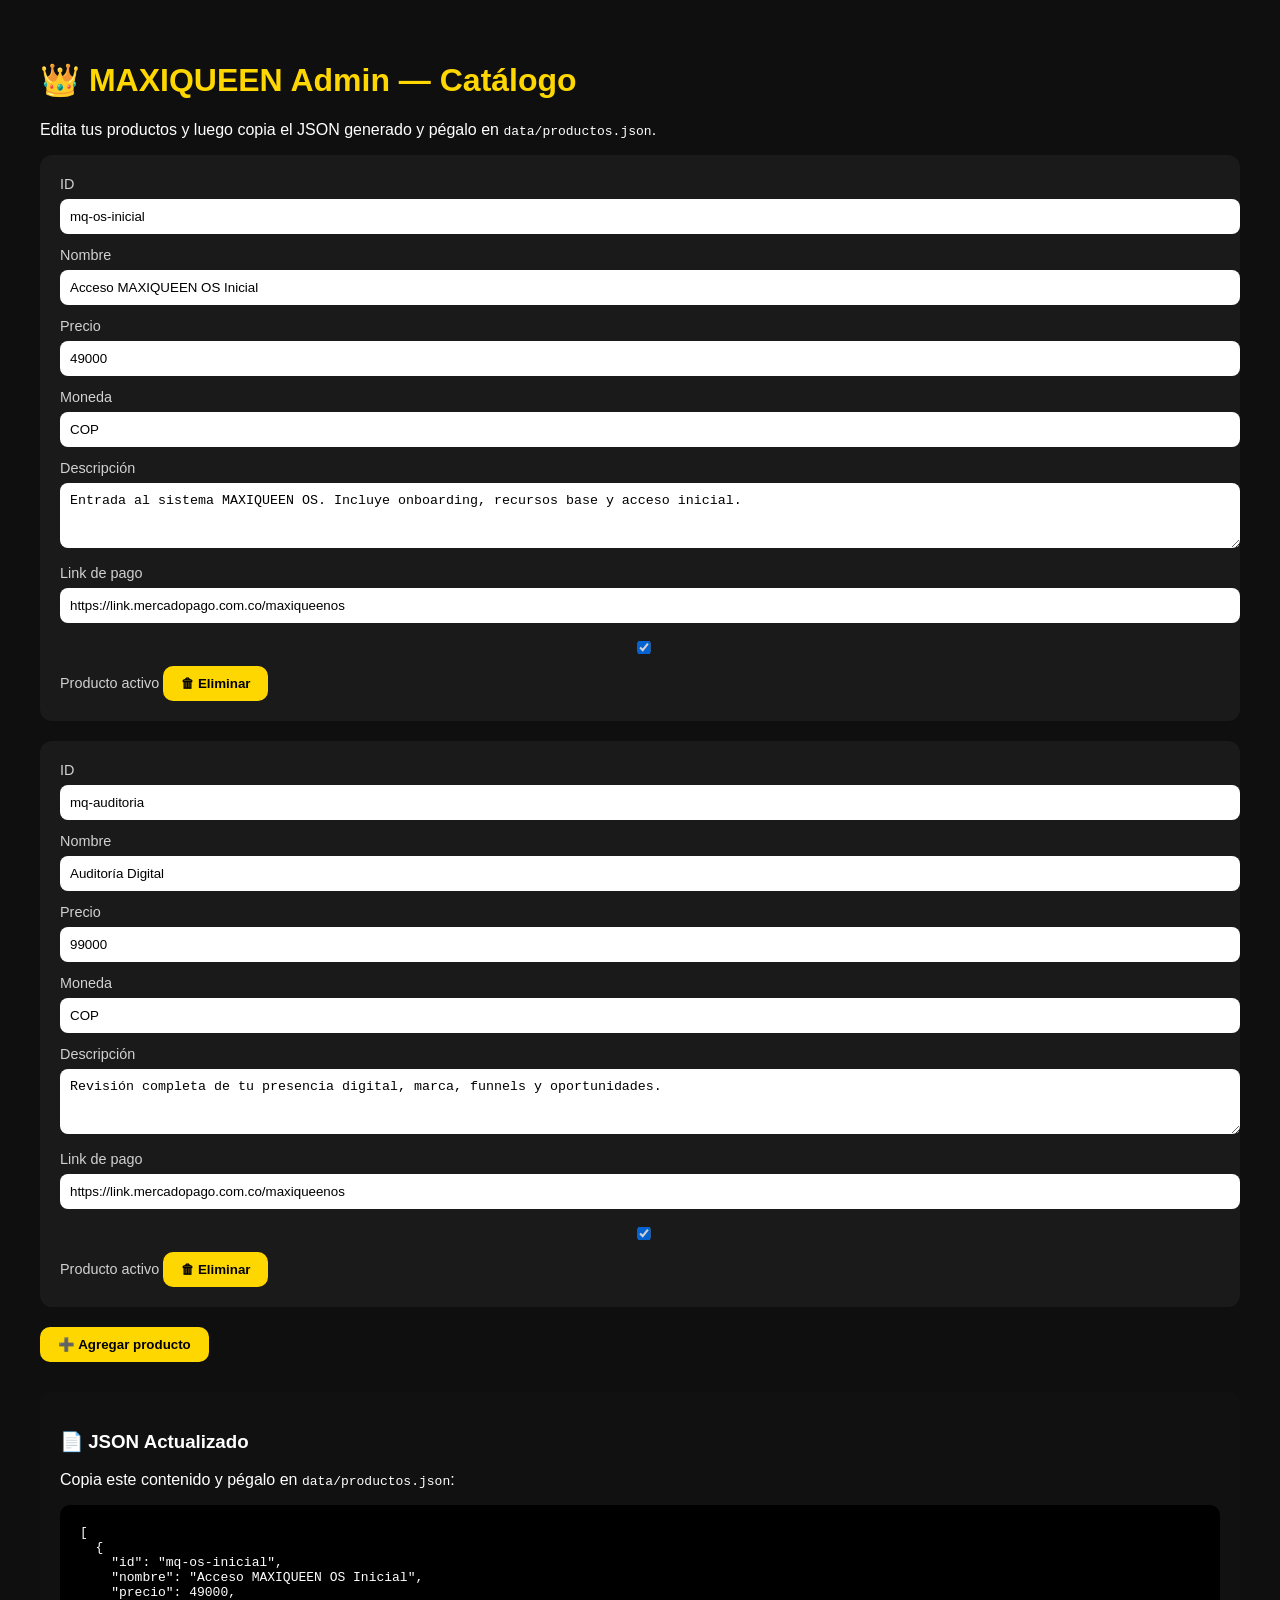
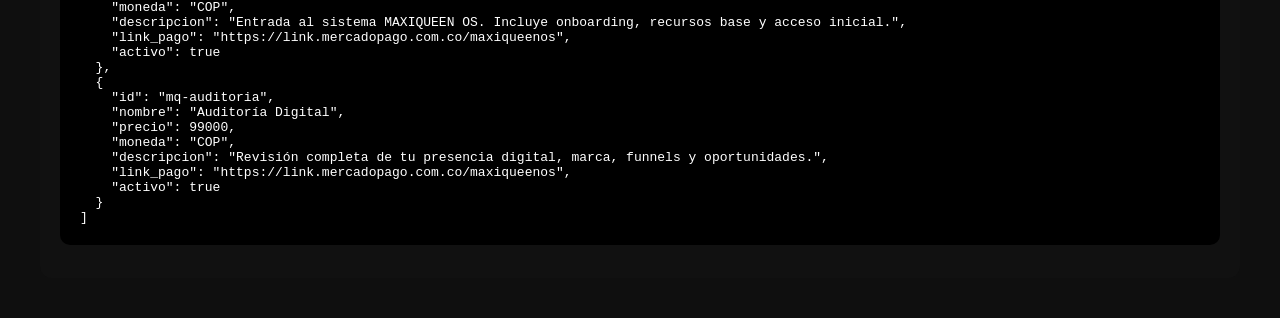
<file: AdmProCatalogo.html>
<!DOCTYPE html>
<!-- saved from url=(0162)file:///C:/%F0%9F%9F%A0%202%20MAXIQUEEN%20OS%20%E2%86%92%20MARCA%20%20CONTENIDO%20%20FRONT-END/1%EF%B8%8F%E2%83%A3%F0%9F%8E%AF_Web/03_STORE/02_CATALOGO/admin.html -->
<html lang="es"><head><meta http-equiv="Content-Type" content="text/html; charset=UTF-8">
  
  <title>MAXIQUEEN Admin — Catálogo</title>
  <meta name="viewport" content="width=device-width, initial-scale=1.0">
  <style>
    body { font-family: Arial, sans-serif; background:#0f0f0f; color:#fff; margin:0; padding:40px; }
    h1 { color:#FFD700; }
    .product { background:#1a1a1a; padding:20px; border-radius:12px; margin-bottom:20px; }
    input, textarea { width:100%; padding:10px; border-radius:8px; border:none; margin-top:6px; margin-bottom:12px; }
    label { font-size:.9rem; opacity:.8; }
    button { background:#FFD700; color:#000; border:none; padding:10px 18px; border-radius:10px; font-weight:bold; cursor:pointer; margin-right:10px; }
    .save-box { margin-top:30px; background:#111; padding:20px; border-radius:12px; }
    pre { background:#000; padding:20px; border-radius:10px; overflow:auto; }
  </style>
</head>
<body>

<h1>👑 MAXIQUEEN Admin — Catálogo</h1>
<p>Edita tus productos y luego copia el JSON generado y pégalo en <code>data/productos.json</code>.</p>

<div id="products"><div class="product">
      <label>ID</label>
      <input value="mq-os-inicial" oninput="productos[0].id=this.value; update()">

      <label>Nombre</label>
      <input value="Acceso MAXIQUEEN OS Inicial" oninput="productos[0].nombre=this.value; update()">

      <label>Precio</label>
      <input type="number" value="49000" oninput="productos[0].precio=this.value; update()">

      <label>Moneda</label>
      <input value="COP" oninput="productos[0].moneda=this.value; update()">

      <label>Descripción</label>
      <textarea rows="3" oninput="productos[0].descripcion=this.value; update()">Entrada al sistema MAXIQUEEN OS. Incluye onboarding, recursos base y acceso inicial.</textarea>

      <label>Link de pago</label>
      <input value="https://link.mercadopago.com.co/maxiqueenos" oninput="productos[0].link_pago=this.value; update()">

      <label>
        <input type="checkbox" checked="" onchange="productos[0].activo=this.checked; update()">
        Producto activo
      </label>

      <button onclick="removeProduct(0)">🗑 Eliminar</button>
    </div><div class="product">
      <label>ID</label>
      <input value="mq-auditoria" oninput="productos[1].id=this.value; update()">

      <label>Nombre</label>
      <input value="Auditoría Digital" oninput="productos[1].nombre=this.value; update()">

      <label>Precio</label>
      <input type="number" value="99000" oninput="productos[1].precio=this.value; update()">

      <label>Moneda</label>
      <input value="COP" oninput="productos[1].moneda=this.value; update()">

      <label>Descripción</label>
      <textarea rows="3" oninput="productos[1].descripcion=this.value; update()">Revisión completa de tu presencia digital, marca, funnels y oportunidades.</textarea>

      <label>Link de pago</label>
      <input value="https://link.mercadopago.com.co/maxiqueenos" oninput="productos[1].link_pago=this.value; update()">

      <label>
        <input type="checkbox" checked="" onchange="productos[1].activo=this.checked; update()">
        Producto activo
      </label>

      <button onclick="removeProduct(1)">🗑 Eliminar</button>
    </div><div class="product">
      <label>ID</label>
      <input value="nuevo-producto" oninput="productos[2].id=this.value; update()">

      <label>Nombre</label>
      <input value="Nuevo producto" oninput="productos[2].nombre=this.value; update()">

      <label>Precio</label>
      <input type="number" value="0" oninput="productos[2].precio=this.value; update()">

      <label>Moneda</label>
      <input value="COP" oninput="productos[2].moneda=this.value; update()">

      <label>Descripción</label>
      <textarea rows="3" oninput="productos[2].descripcion=this.value; update()"></textarea>

      <label>Link de pago</label>
      <input value="" oninput="productos[2].link_pago=this.value; update()">

      <label>
        <input type="checkbox" checked="" onchange="productos[2].activo=this.checked; update()">
        Producto activo
      </label>

      <button onclick="removeProduct(2)">🗑 Eliminar</button>
    </div></div>

<button onclick="addProduct()">➕ Agregar producto</button>

<div class="save-box">
  <h3>📄 JSON Actualizado</h3>
  <p>Copia este contenido y pégalo en <code>data/productos.json</code>:</p>
  <pre id="output">[
  {
    "id": "mq-os-inicial",
    "nombre": "Acceso MAXIQUEEN OS Inicial",
    "precio": 49000,
    "moneda": "COP",
    "descripcion": "Entrada al sistema MAXIQUEEN OS. Incluye onboarding, recursos base y acceso inicial.",
    "link_pago": "https://link.mercadopago.com.co/maxiqueenos",
    "activo": true
  },
  {
    "id": "mq-auditoria",
    "nombre": "Auditoría Digital",
    "precio": 99000,
    "moneda": "COP",
    "descripcion": "Revisión completa de tu presencia digital, marca, funnels y oportunidades.",
    "link_pago": "https://link.mercadopago.com.co/maxiqueenos",
    "activo": true
  },
  {
    "id": "nuevo-producto",
    "nombre": "Nuevo producto",
    "precio": 0,
    "moneda": "COP",
    "descripcion": "",
    "link_pago": "",
    "activo": true
  }
]</pre>
</div>

<script>
let productos = [
  {
    id: "mq-os-inicial",
    nombre: "Acceso MAXIQUEEN OS Inicial",
    precio: 49000,
    moneda: "COP",
    descripcion: "Entrada al sistema MAXIQUEEN OS. Incluye onboarding, recursos base y acceso inicial.",
    link_pago: "https://link.mercadopago.com.co/maxiqueenos",
    activo: true
  },
  {
    id: "mq-auditoria",
    nombre: "Auditoría Digital",
    precio: 99000,
    moneda: "COP",
    descripcion: "Revisión completa de tu presencia digital, marca, funnels y oportunidades.",
    link_pago: "https://link.mercadopago.com.co/maxiqueenos",
    activo: true
  }
];

function render() {
  const container = document.getElementById('products');
  container.innerHTML = '';
  productos.forEach((p, i) => {
    const div = document.createElement('div');
    div.className = 'product';
    div.innerHTML = `
      <label>ID</label>
      <input value="${p.id}" oninput="productos[${i}].id=this.value; update()">

      <label>Nombre</label>
      <input value="${p.nombre}" oninput="productos[${i}].nombre=this.value; update()">

      <label>Precio</label>
      <input type="number" value="${p.precio}" oninput="productos[${i}].precio=this.value; update()">

      <label>Moneda</label>
      <input value="${p.moneda}" oninput="productos[${i}].moneda=this.value; update()">

      <label>Descripción</label>
      <textarea rows="3" oninput="productos[${i}].descripcion=this.value; update()">${p.descripcion}</textarea>

      <label>Link de pago</label>
      <input value="${p.link_pago}" oninput="productos[${i}].link_pago=this.value; update()">

      <label>
        <input type="checkbox" ${p.activo ? 'checked' : ''} onchange="productos[${i}].activo=this.checked; update()">
        Producto activo
      </label>

      <button onclick="removeProduct(${i})">🗑 Eliminar</button>
    `;
    container.appendChild(div);
  });
  update();
}

function update() {
  document.getElementById('output').textContent = JSON.stringify(productos, null, 2);
}

function addProduct() {
  productos.push({
    id: "nuevo-producto",
    nombre: "Nuevo producto",
    precio: 0,
    moneda: "COP",
    descripcion: "",
    link_pago: "",
    activo: true
  });
  render();
}

function removeProduct(index) {
  productos.splice(index, 1);
  render();
}

render();
</script>



</body></html>
</file>
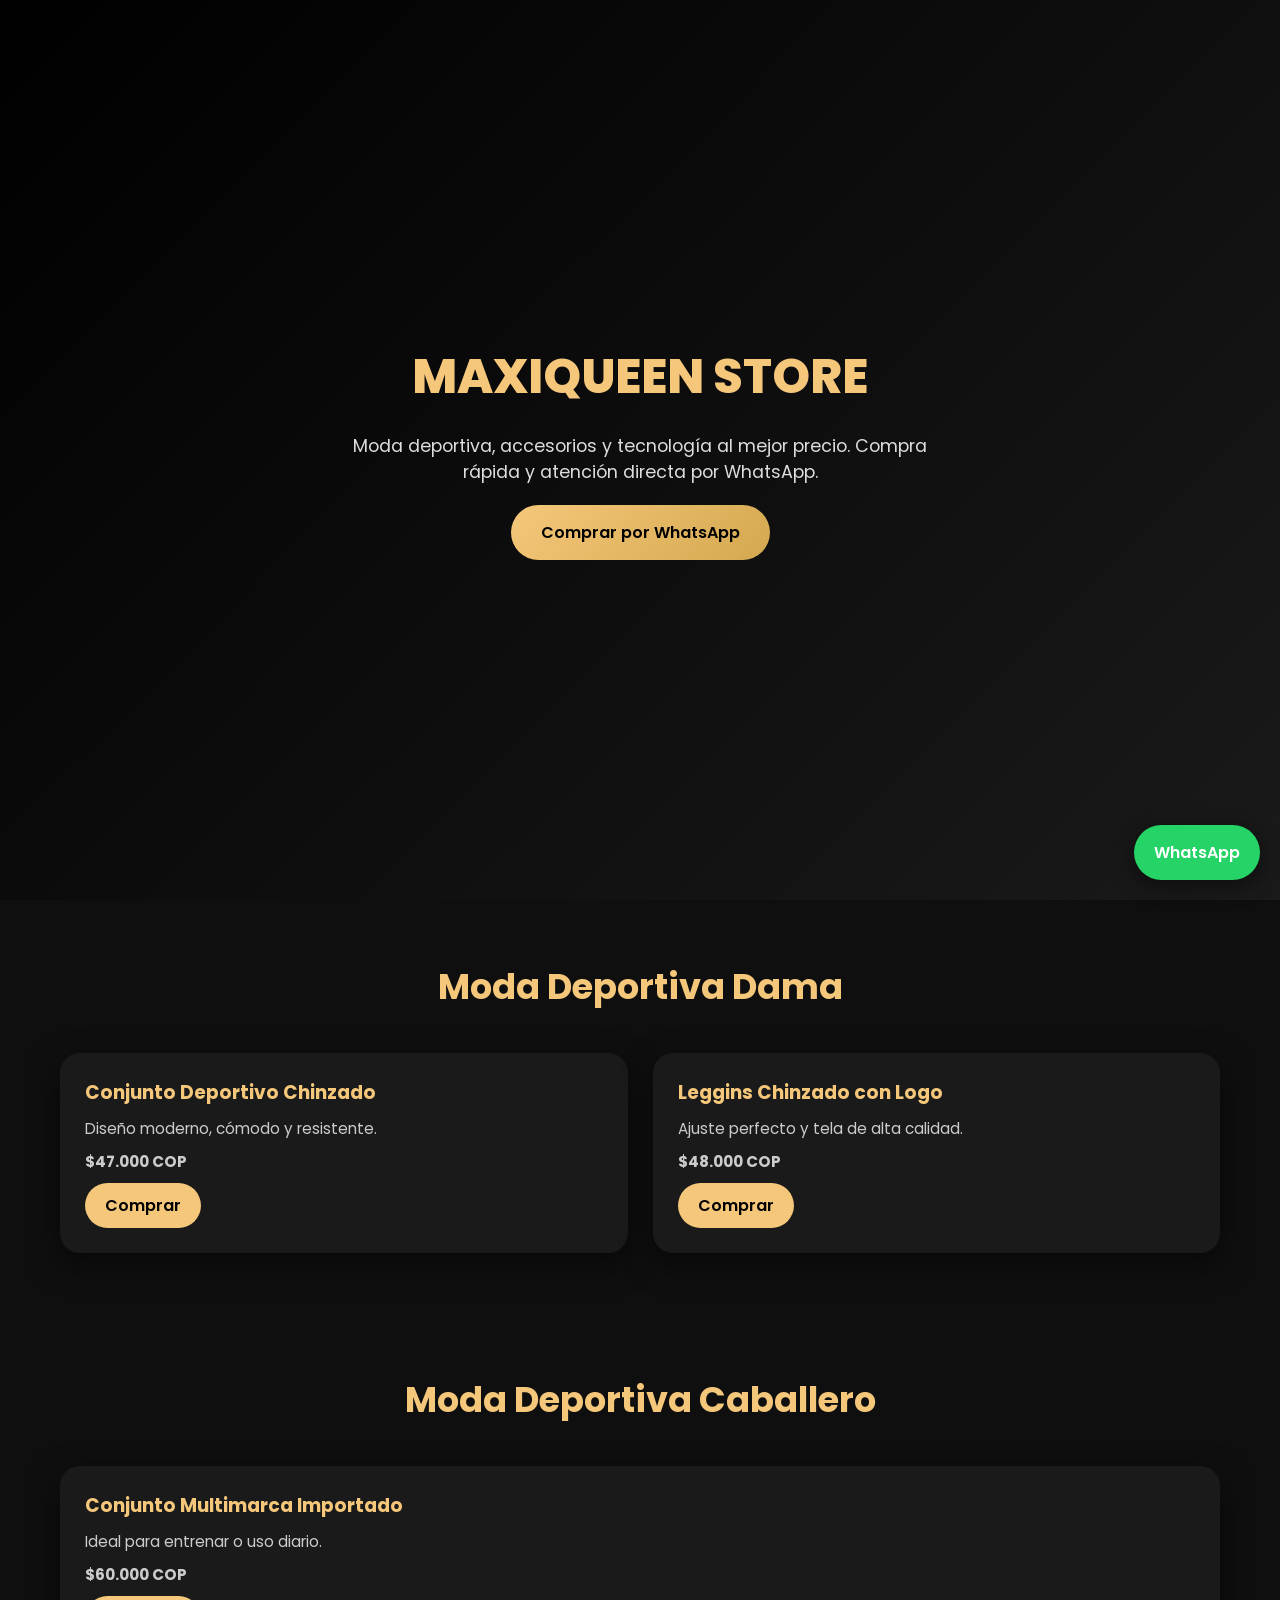
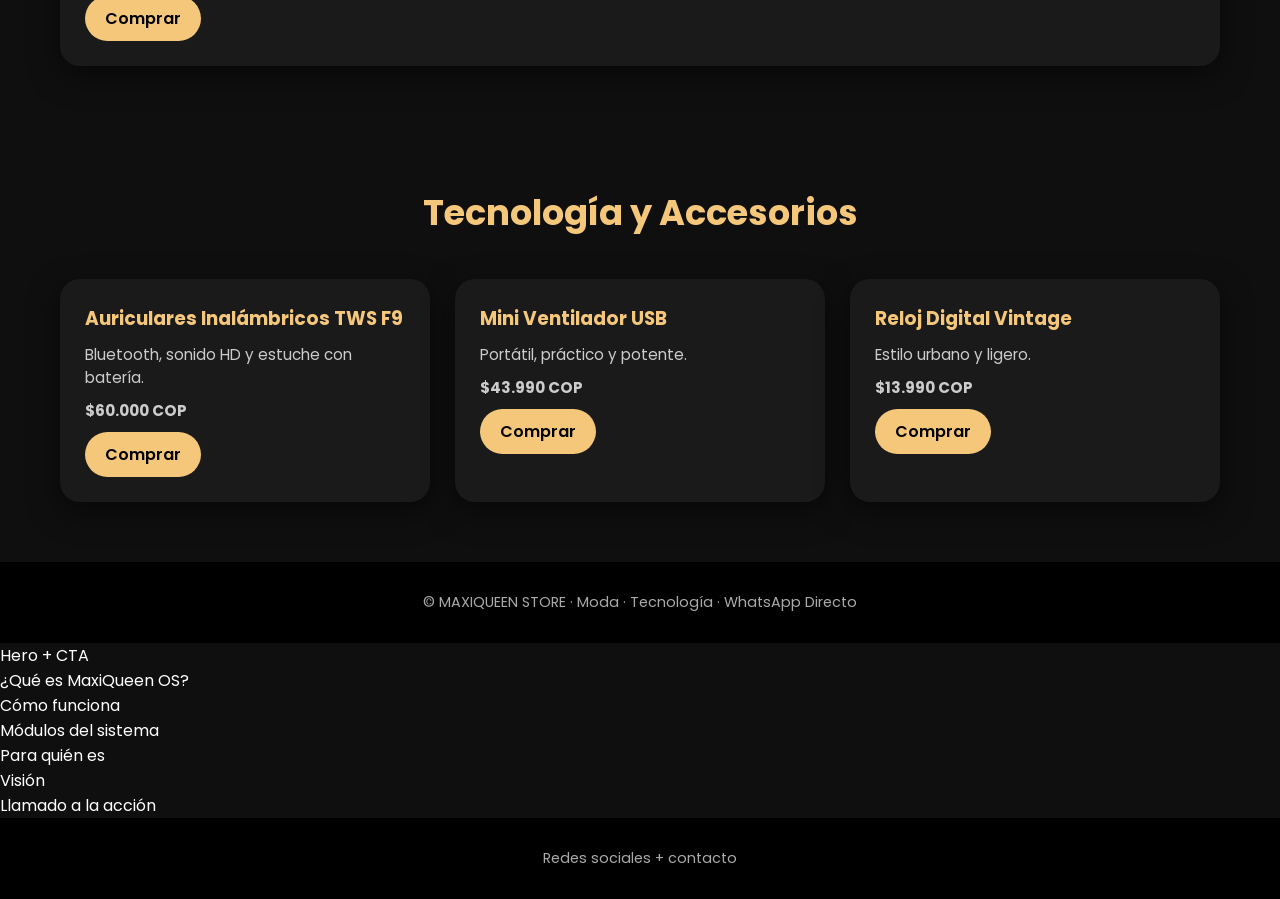
<file: Catalogosencillo_naranja.html>
<!DOCTYPE html>
<html lang="es">
<head>
<meta charset="UTF-8">
<meta name="viewport" content="width=device-width, initial-scale=1.0">
<title>MAXIQUEEN STORE | Moda y Tecnología</title>

<!-- Google Font -->
<link href="https://fonts.googleapis.com/css2?family=Poppins:wght@300;400;600;800&display=swap" rel="stylesheet">

<style>
* {
  margin: 0;
  padding: 0;
  box-sizing: border-box;
  font-family: 'Poppins', sans-serif;
}

body {
  background: #0f0f0f;
  color: #fff;
}

/* HERO */
.hero {
  min-height: 100vh;
  background: linear-gradient(135deg, #000, #1a1a1a);
  display: flex;
  flex-direction: column;
  justify-content: center;
  align-items: center;
  text-align: center;
  padding: 40px;
}

.hero h1 {
  font-size: 3rem;
  font-weight: 800;
  color: #f5c77a;
}

.hero p {
  margin: 20px 0;
  font-size: 1.1rem;
  max-width: 600px;
  color: #ddd;
}

.btn {
  background: linear-gradient(135deg, #f5c77a, #d4a84f);
  color: #000;
  padding: 15px 30px;
  border-radius: 50px;
  font-weight: 600;
  text-decoration: none;
  transition: 0.3s;
}

.btn:hover {
  transform: scale(1.05);
}

/* SECTIONS */
.section {
  padding: 60px 20px;
  max-width: 1200px;
  margin: auto;
}

.section h2 {
  text-align: center;
  margin-bottom: 40px;
  font-size: 2.2rem;
  color: #f5c77a;
}

/* PRODUCTS */
.products {
  display: grid;
  grid-template-columns: repeat(auto-fit, minmax(250px, 1fr));
  gap: 25px;
}

.card {
  background: #1a1a1a;
  border-radius: 20px;
  padding: 25px;
  transition: 0.3s;
  box-shadow: 0 10px 30px rgba(0,0,0,0.5);
}

.card:hover {
  transform: translateY(-10px);
}

.card h3 {
  color: #f5c77a;
  margin-bottom: 10px;
}

.card p {
  font-size: 0.95rem;
  color: #ccc;
  margin-bottom: 10px;
}

.price {
  font-size: 1.3rem;
  font-weight: 700;
  margin-bottom: 15px;
}

.card a {
  display: inline-block;
  background: #f5c77a;
  color: #000;
  padding: 10px 20px;
  border-radius: 30px;
  text-decoration: none;
  font-weight: 600;
}

/* WHATSAPP FLOAT */
.whatsapp {
  position: fixed;
  bottom: 20px;
  right: 20px;
  background: #25D366;
  color: #fff;
  padding: 15px 20px;
  border-radius: 50px;
  text-decoration: none;
  font-weight: 600;
  box-shadow: 0 5px 20px rgba(0,0,0,0.5);
}

/* FOOTER */
footer {
  background: #000;
  padding: 30px;
  text-align: center;
  color: #aaa;
  font-size: 0.9rem;
}
</style>
</head>

<body>

<!-- HERO -->
<section class="hero">
  <h1>MAXIQUEEN STORE</h1>
  <p>Moda deportiva, accesorios y tecnología al mejor precio. Compra rápida y atención directa por WhatsApp.</p>
  <a class="btn" href="https://api.whatsapp.com/send/?phone=TU_NUMERO_AQUI&text=Hola+MAXIQUEEN,+quiero+comprar">Comprar por WhatsApp</a>
</section>

<!-- DAMA -->
<section class="section">
  <h2>Moda Deportiva Dama</h2>
  <div class="products">

    <div class="card">
      <h3>Conjunto Deportivo Chinzado</h3>
      <p>Diseño moderno, cómodo y resistente.</p>
      <p class="price">$47.000 COP</p>
      <a href="https://api.whatsapp.com/send/?phone=TU_NUMERO_AQUI&text=Quiero+el+conjunto+chinzado">Comprar</a>
    </div>

    <div class="card">
      <h3>Leggins Chinzado con Logo</h3>
      <p>Ajuste perfecto y tela de alta calidad.</p>
      <p class="price">$48.000 COP</p>
      <a href="https://api.whatsapp.com/send/?phone=TU_NUMERO_AQUI&text=Quiero+el+leggins+chinzado">Comprar</a>
    </div>

  </div>
</section>

<!-- CABALLERO -->
<section class="section">
  <h2>Moda Deportiva Caballero</h2>
  <div class="products">

    <div class="card">
      <h3>Conjunto Multimarca Importado</h3>
      <p>Ideal para entrenar o uso diario.</p>
      <p class="price">$60.000 COP</p>
      <a href="https://api.whatsapp.com/send/?phone=3016625921&text=Quiero+el+conjunto+caballero">Comprar</a>
    </div>

  </div>
</section>

<!-- TECNOLOGÍA -->
<section class="section">
  <h2>Tecnología y Accesorios</h2>
  <div class="products">

    <div class="card">
      <h3>Auriculares Inalámbricos TWS F9</h3>
      <p>Bluetooth, sonido HD y estuche con batería.</p>
      <p class="price">$60.000 COP</p>
      <a href="https://api.whatsapp.com/send/?phone=TU_NUMERO_AQUI&text=Quiero+los+auriculares+TWS+F9">Comprar</a>
    </div>

    <div class="card">
      <h3>Mini Ventilador USB</h3>
      <p>Portátil, práctico y potente.</p>
      <p class="price">$43.990 COP</p>
      <a href="https://api.whatsapp.com/send/?phone=TU_NUMERO_AQUI&text=Quiero+el+mini+ventilador">Comprar</a>
    </div>

    <div class="card">
      <h3>Reloj Digital Vintage</h3>
      <p>Estilo urbano y ligero.</p>
      <p class="price">$13.990 COP</p>
      <a href="custom:
  - https://wa.me/573016625921?text=Hola,%20vengo%20desde%20GitHub%20y%20quiero%20activar%20MaxiQueen%20OS
">Comprar</a>
    </div>

  </div>
</section>

<!-- FOOTER -->
<footer>
  © MAXIQUEEN STORE · Moda · Tecnología · WhatsApp Directo
</footer>

<a class="whatsapp" href="https://api.whatsapp.com/send/?phone=TU_NUMERO_AQUI&text=Hola+MAXIQUEEN">WhatsApp</a>

</body>
</html>

<header>Hero + CTA</header>
<section id="que-es">¿Qué es MaxiQueen OS?</section>
<section id="como-funciona">Cómo funciona</section>
<section id="modulos">Módulos del sistema</section>
<section id="para-quien">Para quién es</section>
<section id="vision">Visión</section>
<section id="cta-final">Llamado a la acción</section>
<footer>Redes sociales + contacto</footer>
</file>
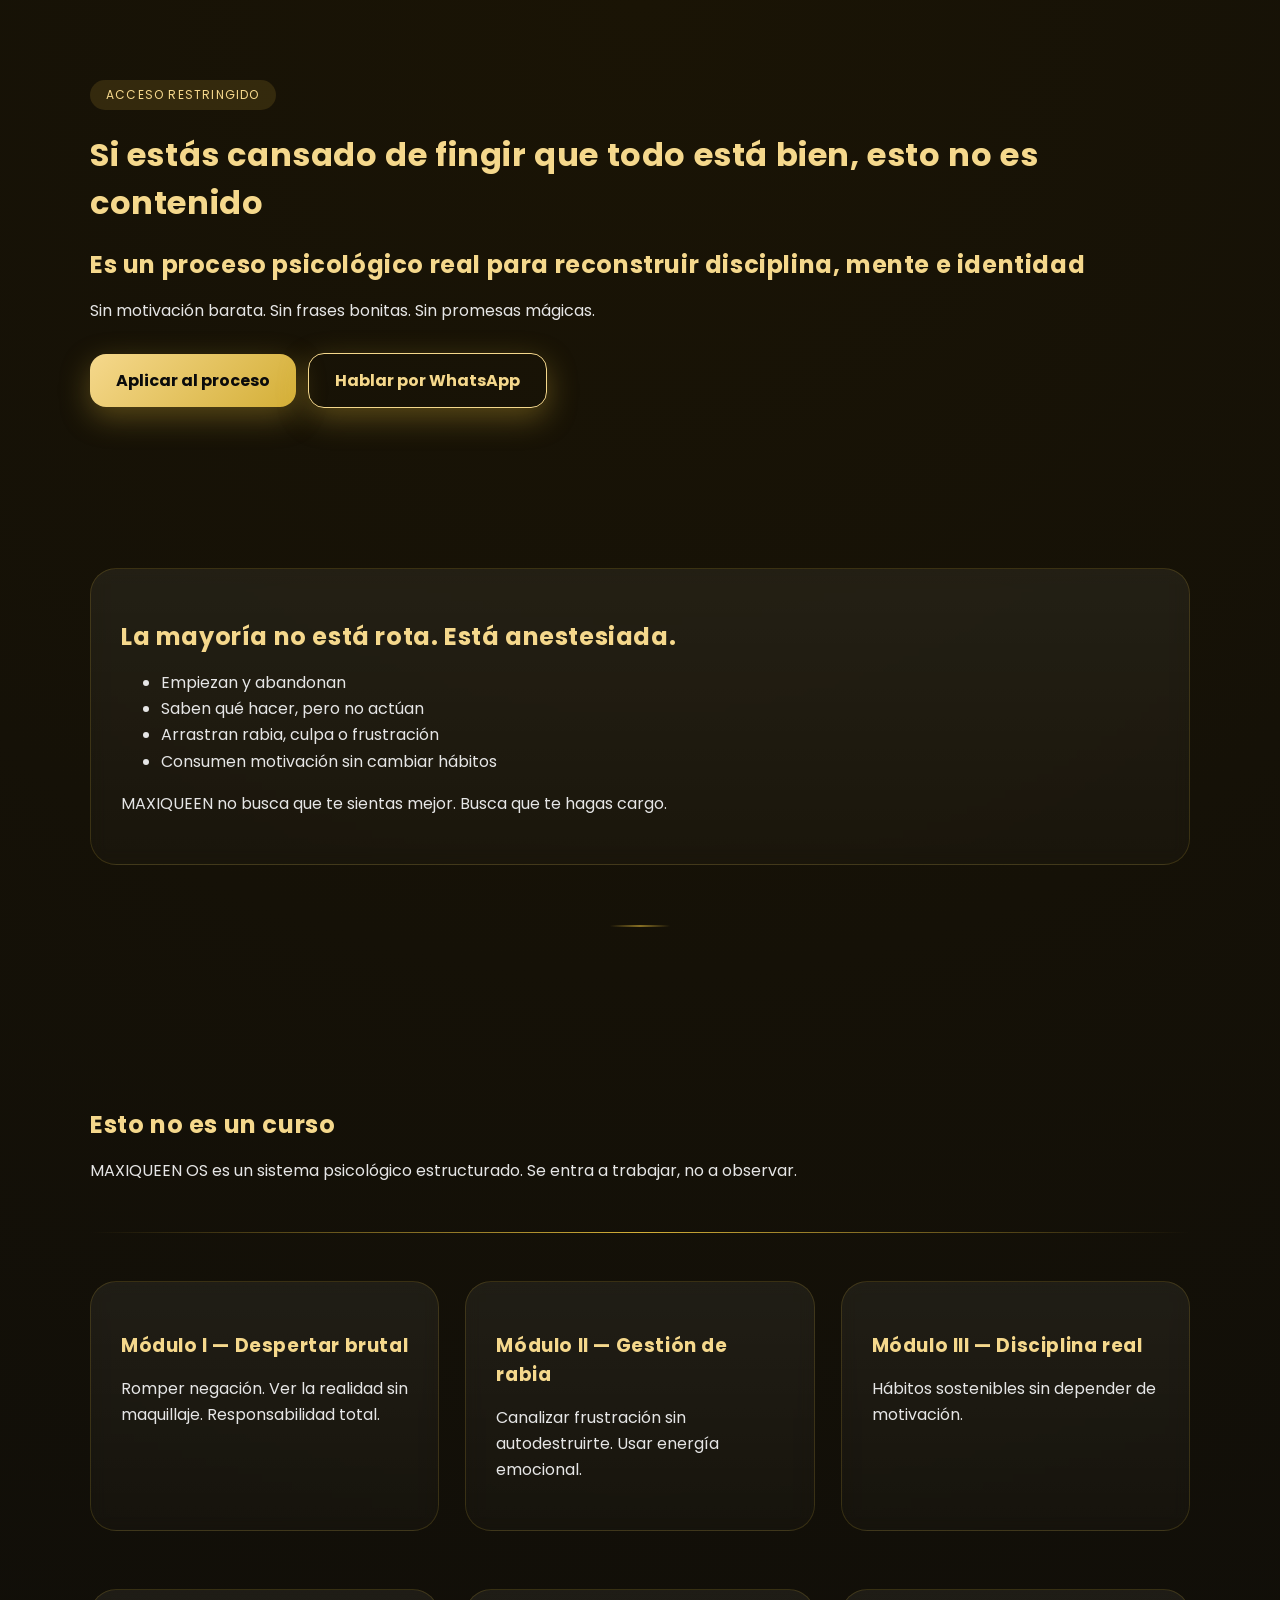
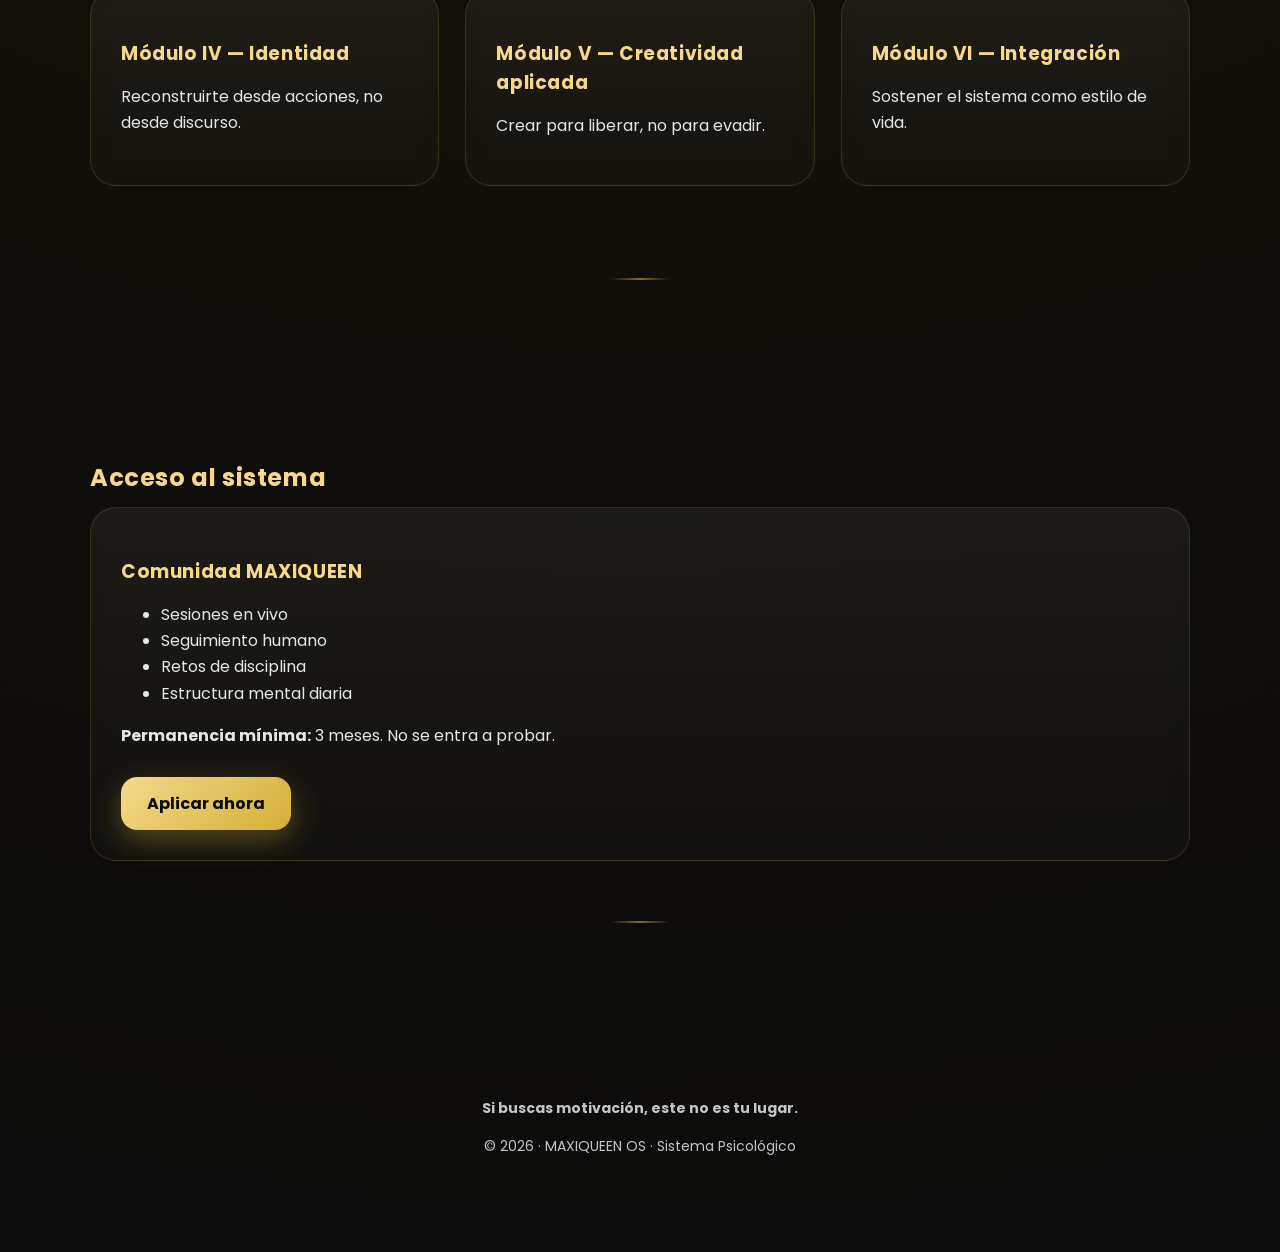
<file: DOR_PAG_PSICOLO.html>
<!DOCTYPE html>
<html lang="es">
<head>
<meta charset="UTF-8">
<meta name="viewport" content="width=device-width, initial-scale=1.0">
<title>MAXIQUEEN OS — Sistema Psicológico</title>
<meta name="description" content="MAXIQUEEN OS no es motivación. Es un sistema psicológico de reconstrucción mental, disciplina e identidad.">
<link rel="preconnect" href="https://fonts.googleapis.com">
<link rel="preconnect" href="https://fonts.gstatic.com" crossorigin>
<link href="https://fonts.googleapis.com/css2?family=Poppins:wght@300;400;600;800&display=swap" rel="stylesheet">
<style>
  :root{
    --gold-main:#d4af37;
    --gold-soft:#f5d88c;
    --gold-dark:#a8862e;
    --bg-dark:#0b0b0b;
    --bg-card:rgba(255,255,255,.04);
  }
  body{font-family:'Poppins',sans-serif;margin:0;background:radial-gradient(circle at top,#1a1405,var(--bg-dark));color:#f5f5f5;scroll-behavior:smooth}
  header,section,footer{padding:80px 20px;max-width:1100px;margin:auto}
  h1,h2,h3{color:var(--gold-soft);margin-bottom:12px;letter-spacing:.6px}
  p,li{color:#e6e6e6;line-height:1.65}

  .btn{background:linear-gradient(135deg,var(--gold-soft),var(--gold-main));color:#0b0b0b;padding:14px 26px;text-decoration:none;border-radius:16px;font-weight:700;display:inline-block;margin:12px 8px 0 0;transition:.3s;box-shadow:0 10px 30px rgba(212,175,55,.35)}
  .btn:hover{transform:translateY(-2px);box-shadow:0 18px 45px rgba(212,175,55,.55)}
  .btn.sec{background:transparent;color:var(--gold-soft);border:1px solid var(--gold-soft)}

  .card{background:linear-gradient(180deg,rgba(255,255,255,.06),rgba(255,255,255,.02));backdrop-filter:blur(8px);padding:30px;border-radius:26px;margin-bottom:32px;border:1px solid rgba(212,175,55,.18)}

  .grid{display:grid;gap:26px;grid-template-columns:repeat(auto-fit,minmax(260px,1fr))}
  footer{text-align:center;font-size:14px;opacity:.85}

  .divider{height:1px;background:linear-gradient(to right,transparent,var(--gold-main),transparent);margin:48px 0}

  .badge{display:inline-block;padding:6px 16px;border-radius:999px;background:rgba(212,175,55,.15);color:var(--gold-soft);font-size:12px;letter-spacing:1.2px}

  /* detalle elegante */
  section::after{
    content:"";
    display:block;
    width:60px;
    height:2px;
    background:linear-gradient(to right,transparent,var(--gold-main),transparent);
    margin:60px auto 0;
    opacity:.6;
  }

  @media(max-width:600px){h1{font-size:30px}h2{font-size:20px}.btn{width:100%;text-align:center}}
</style>
</head>
<body>

<header>
  <span class="badge">ACCESO RESTRINGIDO</span>
  <h1>Si estás cansado de fingir que todo está bien, esto no es contenido</h1>
  <h2>Es un proceso psicológico real para reconstruir disciplina, mente e identidad</h2>
  <p>Sin motivación barata. Sin frases bonitas. Sin promesas mágicas.</p>
  <a class="btn" href="#proceso">Aplicar al proceso</a>
  <a class="btn sec" href="https://wa.me/573016625921?text=Hola%20MAXIQUEEN.%20Quiero%20aplicar%20al%20PROCESO.">Hablar por WhatsApp</a>
</header>

<section>
  <div class="card">
    <h2>La mayoría no está rota. Está anestesiada.</h2>
    <ul>
      <li>Empiezan y abandonan</li>
      <li>Saben qué hacer, pero no actúan</li>
      <li>Arrastran rabia, culpa o frustración</li>
      <li>Consumen motivación sin cambiar hábitos</li>
    </ul>
    <p>MAXIQUEEN no busca que te sientas mejor. Busca que te hagas cargo.</p>
  </div>
</section>

<section id="proceso">
  <h2>Esto no es un curso</h2>
  <p>MAXIQUEEN OS es un sistema psicológico estructurado. Se entra a trabajar, no a observar.</p>
  <div class="divider"></div>

  <div class="grid">
    <div class="card"><h3>Módulo I — Despertar brutal</h3><p>Romper negación. Ver la realidad sin maquillaje. Responsabilidad total.</p></div>
    <div class="card"><h3>Módulo II — Gestión de rabia</h3><p>Canalizar frustración sin autodestruirte. Usar energía emocional.</p></div>
    <div class="card"><h3>Módulo III — Disciplina real</h3><p>Hábitos sostenibles sin depender de motivación.</p></div>
    <div class="card"><h3>Módulo IV — Identidad</h3><p>Reconstruirte desde acciones, no desde discurso.</p></div>
    <div class="card"><h3>Módulo V — Creatividad aplicada</h3><p>Crear para liberar, no para evadir.</p></div>
    <div class="card"><h3>Módulo VI — Integración</h3><p>Sostener el sistema como estilo de vida.</p></div>
  </div>
</section>

<section id="acceso">
  <h2>Acceso al sistema</h2>
  <div class="card">
    <h3>Comunidad MAXIQUEEN</h3>
    <ul>
      <li>Sesiones en vivo</li>
      <li>Seguimiento humano</li>
      <li>Retos de disciplina</li>
      <li>Estructura mental diaria</li>
    </ul>
    <p><strong>Permanencia mínima:</strong> 3 meses. No se entra a probar.</p>
    <a class="btn" href="https://pay.hotmart.com/P103285828N">Aplicar ahora</a>
  </div>
</section>

<footer>
  <p><strong>Si buscas motivación, este no es tu lugar.</strong></p>
  <p>© 2026 · MAXIQUEEN OS · Sistema Psicológico</p>
</footer>

</body>
</html>
</file>
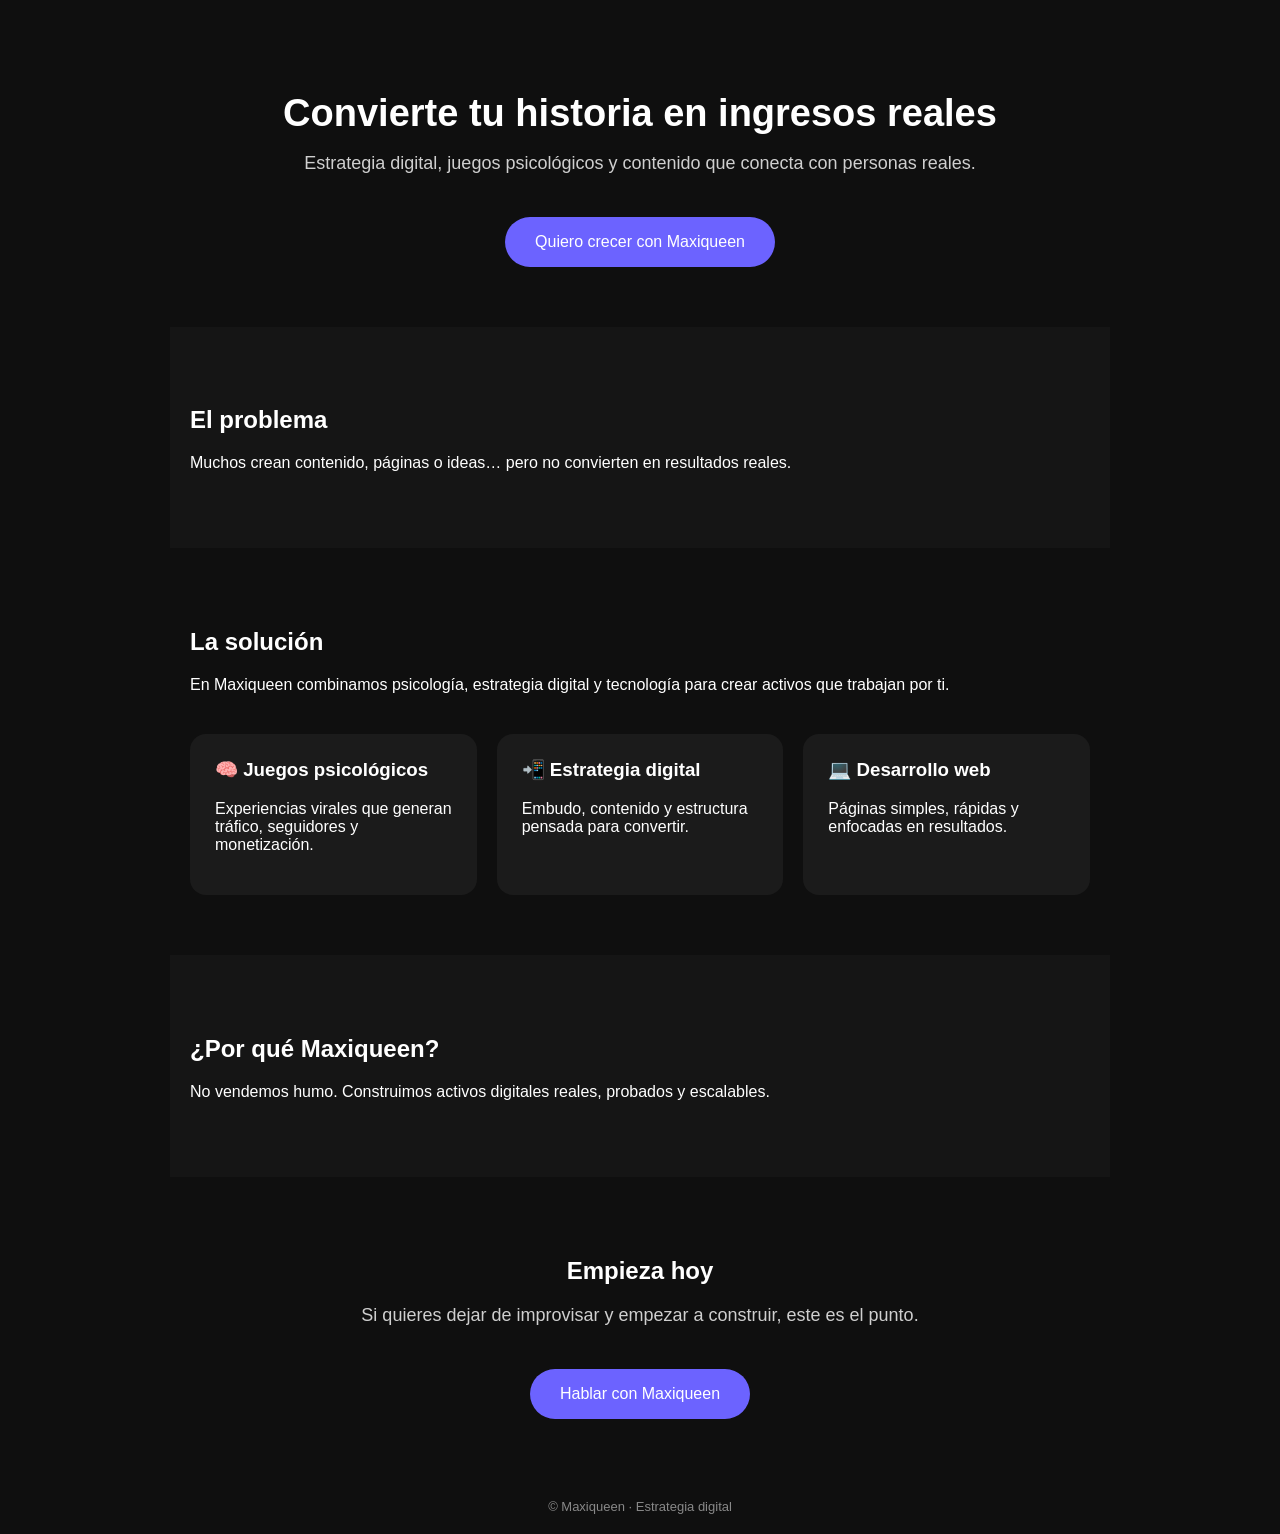
<file: pag_bas_juegos.html>
<!DOCTYPE html>
<html lang="es">
<head>
<meta charset="UTF-8">
<meta name="viewport" content="width=device-width, initial-scale=1.0">
<title>Maxiqueen | Crecimiento Digital</title>
<style>
body{
  margin:0;
  font-family:Arial,Helvetica,sans-serif;
  background:#0f0f0f;
  color:#fff;
}
.section{
  max-width:900px;
  margin:auto;
  padding:60px 20px;
}
.hero{
  text-align:center;
}
.hero h1{
  font-size:38px;
  margin-bottom:15px;
}
.hero p{
  font-size:18px;
  color:#cfcfcf;
}
.btn{
  display:inline-block;
  margin-top:25px;
  padding:16px 30px;
  background:#6c63ff;
  color:#fff;
  text-decoration:none;
  border-radius:30px;
  font-size:16px;
}
.cards{
  display:grid;
  grid-template-columns:repeat(auto-fit,minmax(250px,1fr));
  gap:20px;
  margin-top:40px;
}
.card{
  background:#1b1b1b;
  padding:25px;
  border-radius:16px;
}
.card h3{
  margin-top:0;
}
.dark{
  background:#151515;
}
.footer{
  text-align:center;
  font-size:13px;
  color:#888;
  padding:20px;
}
</style>
</head>
<body>

<section class="section hero">
  <h1>Convierte tu historia en ingresos reales</h1>
  <p>Estrategia digital, juegos psicológicos y contenido que conecta con personas reales.</p>
  <a href="#contacto" class="btn">Quiero crecer con Maxiqueen</a>
</section>

<section class="section dark">
  <h2>El problema</h2>
  <p>Muchos crean contenido, páginas o ideas… pero no convierten en resultados reales.</p>
</section>

<section class="section">
  <h2>La solución</h2>
  <p>En Maxiqueen combinamos psicología, estrategia digital y tecnología para crear activos que trabajan por ti.</p>

  <div class="cards">
    <div class="card">
      <h3>🧠 Juegos psicológicos</h3>
      <p>Experiencias virales que generan tráfico, seguidores y monetización.</p>
    </div>
    <div class="card">
      <h3>📲 Estrategia digital</h3>
      <p>Embudo, contenido y estructura pensada para convertir.</p>
    </div>
    <div class="card">
      <h3>💻 Desarrollo web</h3>
      <p>Páginas simples, rápidas y enfocadas en resultados.</p>
    </div>
  </div>
</section>

<section class="section dark">
  <h2>¿Por qué Maxiqueen?</h2>
  <p>No vendemos humo. Construimos activos digitales reales, probados y escalables.</p>
</section>

<section class="section hero" id="contacto">
  <h2>Empieza hoy</h2>
  <p>Si quieres dejar de improvisar y empezar a construir, este es el punto.</p>
  <a href="https://tiktok.com/@tuusuario" class="btn">Hablar con Maxiqueen</a>
</section>

<div class="footer">
  © Maxiqueen · Estrategia digital
</div>

</body>
</html>
</file>
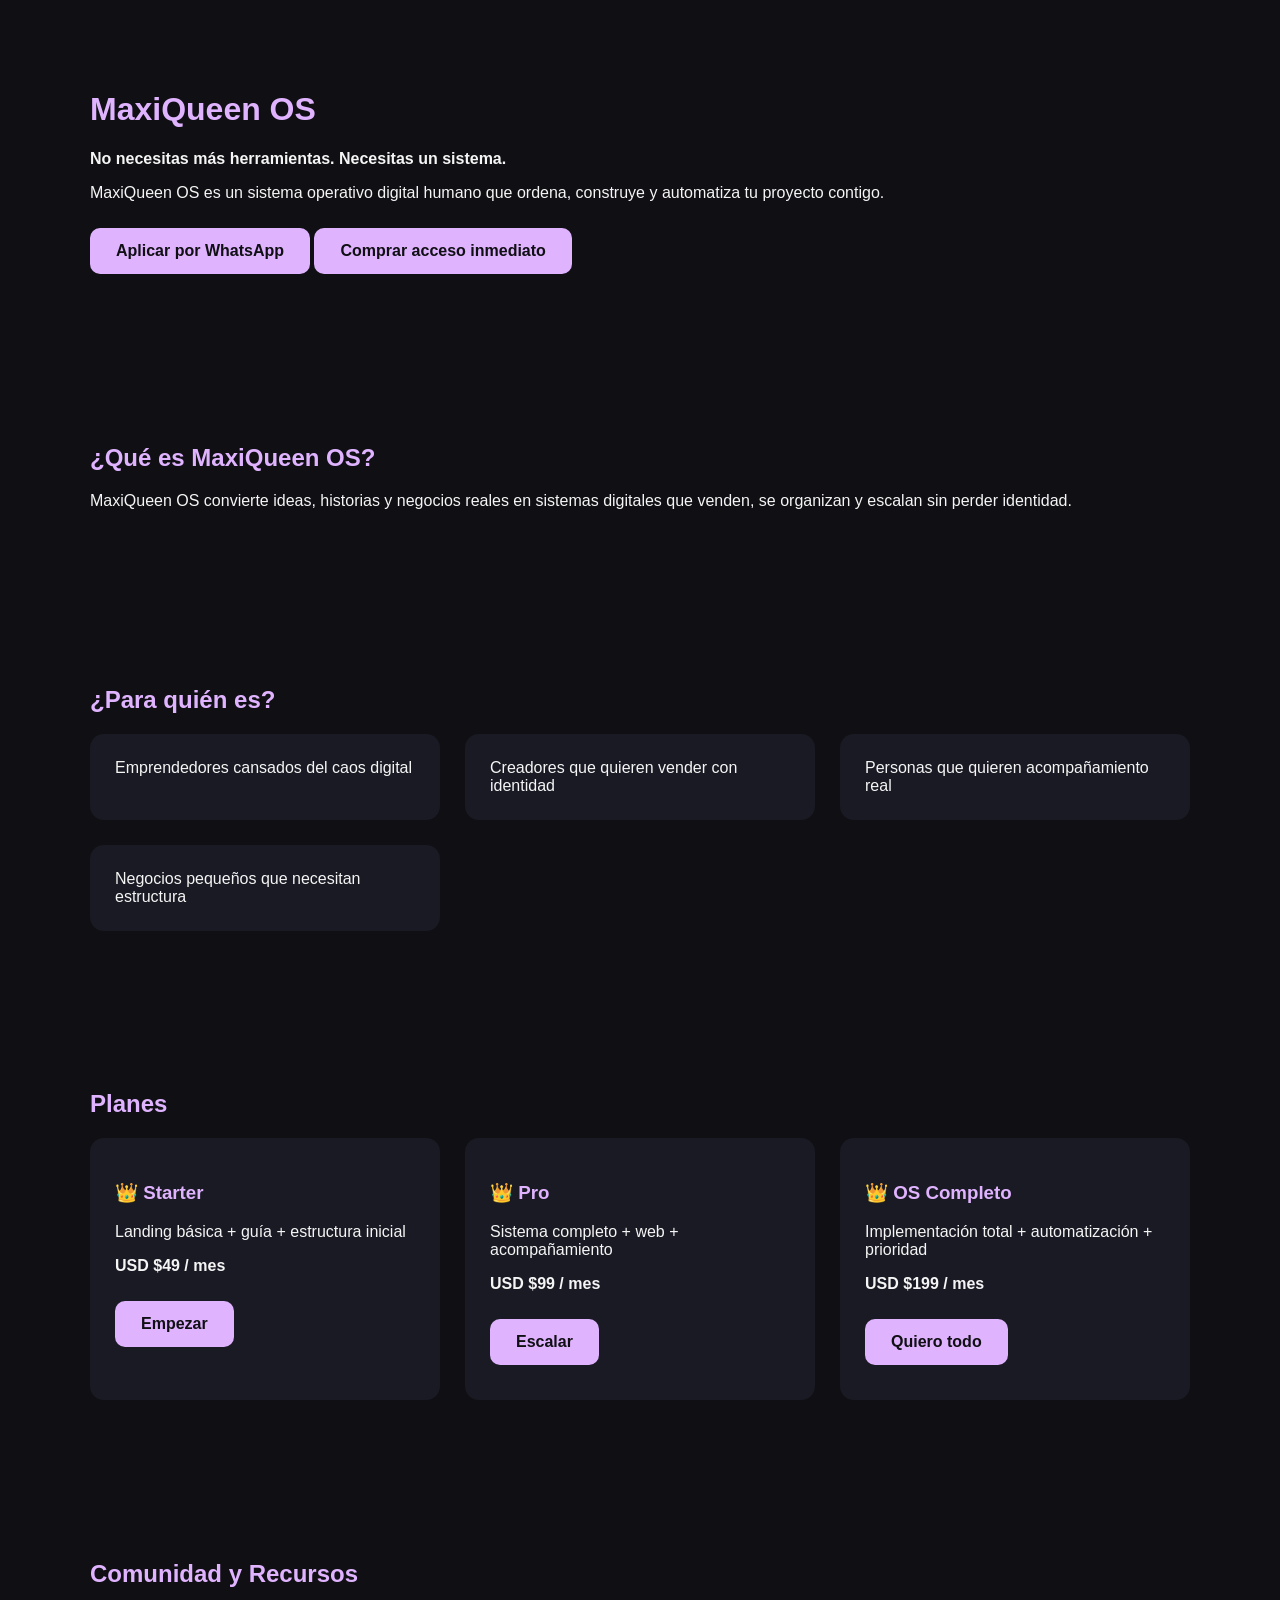
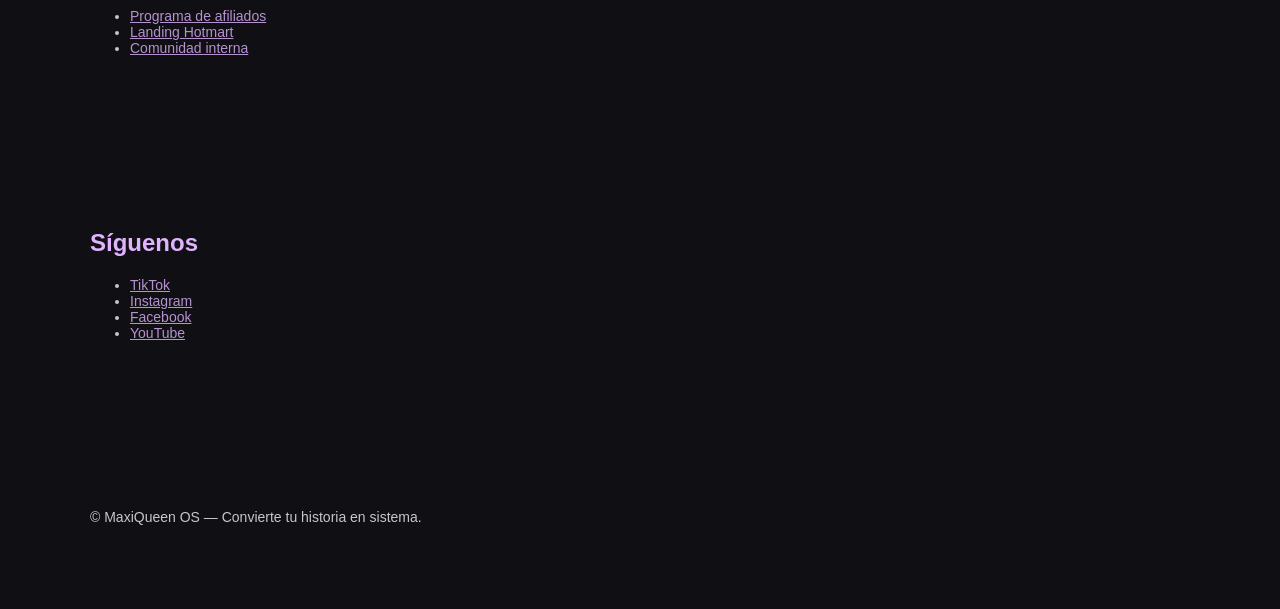
<file: PAG_ROSA_PLANES.html>
<!DOCTYPE html>
<!-- saved from url=(0205)file:///C:/Users/ASUS/Documents/LIBRO%20INICIAL%202025/MAXIQUEEN%20OS/01_WEB_PUBLICA/%F0%9F%9F%A6%20VERSI%C3%93N%201%20%E2%80%94%20LANDING%20FR%C3%8DA/hotmart%20maxiqueen%20os/LINKS%20HOTMART%20ROSADA.html -->
<html lang="es"><head><meta http-equiv="Content-Type" content="text/html; charset=UTF-8">

<meta name="viewport" content="width=device-width, initial-scale=1.0">
<title>MaxiQueen OS – Sistema Operativo Digital Humano</title>
<style>
body{margin:0;font-family:Arial,sans-serif;background:#0f0f14;color:#f5f5f5}
section,header,footer{max-width:1100px;margin:auto;padding:70px 20px}
h1,h2,h3{color:#e0b3ff}
.btn{display:inline-block;background:#e0b3ff;color:#0f0f14;padding:14px 26px;border-radius:10px;text-decoration:none;font-weight:bold;margin:10px 0}
.grid{display:grid;grid-template-columns:repeat(auto-fit,minmax(260px,1fr));gap:25px}
.card{background:#1a1a24;padding:25px;border-radius:14px}
.small{opacity:.8;font-size:14px}
a{color:#e0b3ff}
</style>
</head>

<body>

<header>
<h1>MaxiQueen OS</h1>
<p><b>No necesitas más herramientas. Necesitas un sistema.</b></p>
<p>MaxiQueen OS es un sistema operativo digital humano que ordena, construye y automatiza tu proyecto contigo.</p>
<a class="btn" href="https://wa.me/573016625921?text=Hola%20MAXIQUEENOS.%20Vengo%20desde%20la%20p%C3%A1gina%20y%20quiero%20aplicar%20al%20PROCESO." target="_blank">Aplicar por WhatsApp</a>
<a class="btn" href="https://pay.hotmart.com/P103285828N" target="_blank">Comprar acceso inmediato</a>
</header>

<section>
<h2>¿Qué es MaxiQueen OS?</h2>
<p>MaxiQueen OS convierte ideas, historias y negocios reales en sistemas digitales que venden, se organizan y escalan sin perder identidad.</p>
</section>

<section>
<h2>¿Para quién es?</h2>
<div class="grid">
<div class="card">Emprendedores cansados del caos digital</div>
<div class="card">Creadores que quieren vender con identidad</div>
<div class="card">Personas que quieren acompañamiento real</div>
<div class="card">Negocios pequeños que necesitan estructura</div>
</div>
</section>

<section>
<h2>Planes</h2>
<div class="grid">
<div class="card">
<h3>👑 Starter</h3>
<p>Landing básica + guía + estructura inicial</p>
<p><b>USD $49 / mes</b></p>
<a class="btn" href="https://pay.hotmart.com/P103285828N" target="_blank">Empezar</a>
</div>
<div class="card">
<h3>👑 Pro</h3>
<p>Sistema completo + web + acompañamiento</p>
<p><b>USD $99 / mes</b></p>
<a class="btn" href="https://pay.hotmart.com/P103285828N" target="_blank">Escalar</a>
</div>
<div class="card">
<h3>👑 OS Completo</h3>
<p>Implementación total + automatización + prioridad</p>
<p><b>USD $199 / mes</b></p>
<a class="btn" href="https://pay.hotmart.com/P103285828N" target="_blank">Quiero todo</a>
</div>
</div>
</section>

<section>
<h2>Comunidad y Recursos</h2>
<ul class="small">
<li><a href="https://app-vlc.hotmart.com/affiliate-recruiting/view/6489M103285849" target="_blank">Programa de afiliados</a></li>
<li><a href="https://go.hotmart.com/P103285828N?dp=1" target="_blank">Landing Hotmart</a></li>
<li><a href="https://app.hotmart.com/membership/cesar-f9370874/community/management/15254181" target="_blank">Comunidad interna</a></li>
</ul>
</section>

<section>
<h2>Síguenos</h2>
<ul class="small">
<li><a href="https://www.tiktok.com/@cesarbedoya9" target="_blank">TikTok</a></li>
<li><a href="https://www.instagram.com/maxiqueen_store?igsh=MXV5eWM3azR1cWpkbA%3D%3D" target="_blank">Instagram</a></li>
<li><a href="https://www.facebook.com/share/1DVm7tXTEm/" target="_blank">Facebook</a></li>
<li><a href="https://www.youtube.com/@cesarbedoya2288" target="_blank">YouTube</a></li>
</ul>
</section>

<footer>
<p class="small">© MaxiQueen OS — Convierte tu historia en sistema.</p>
</footer>



</body></html>
</file>
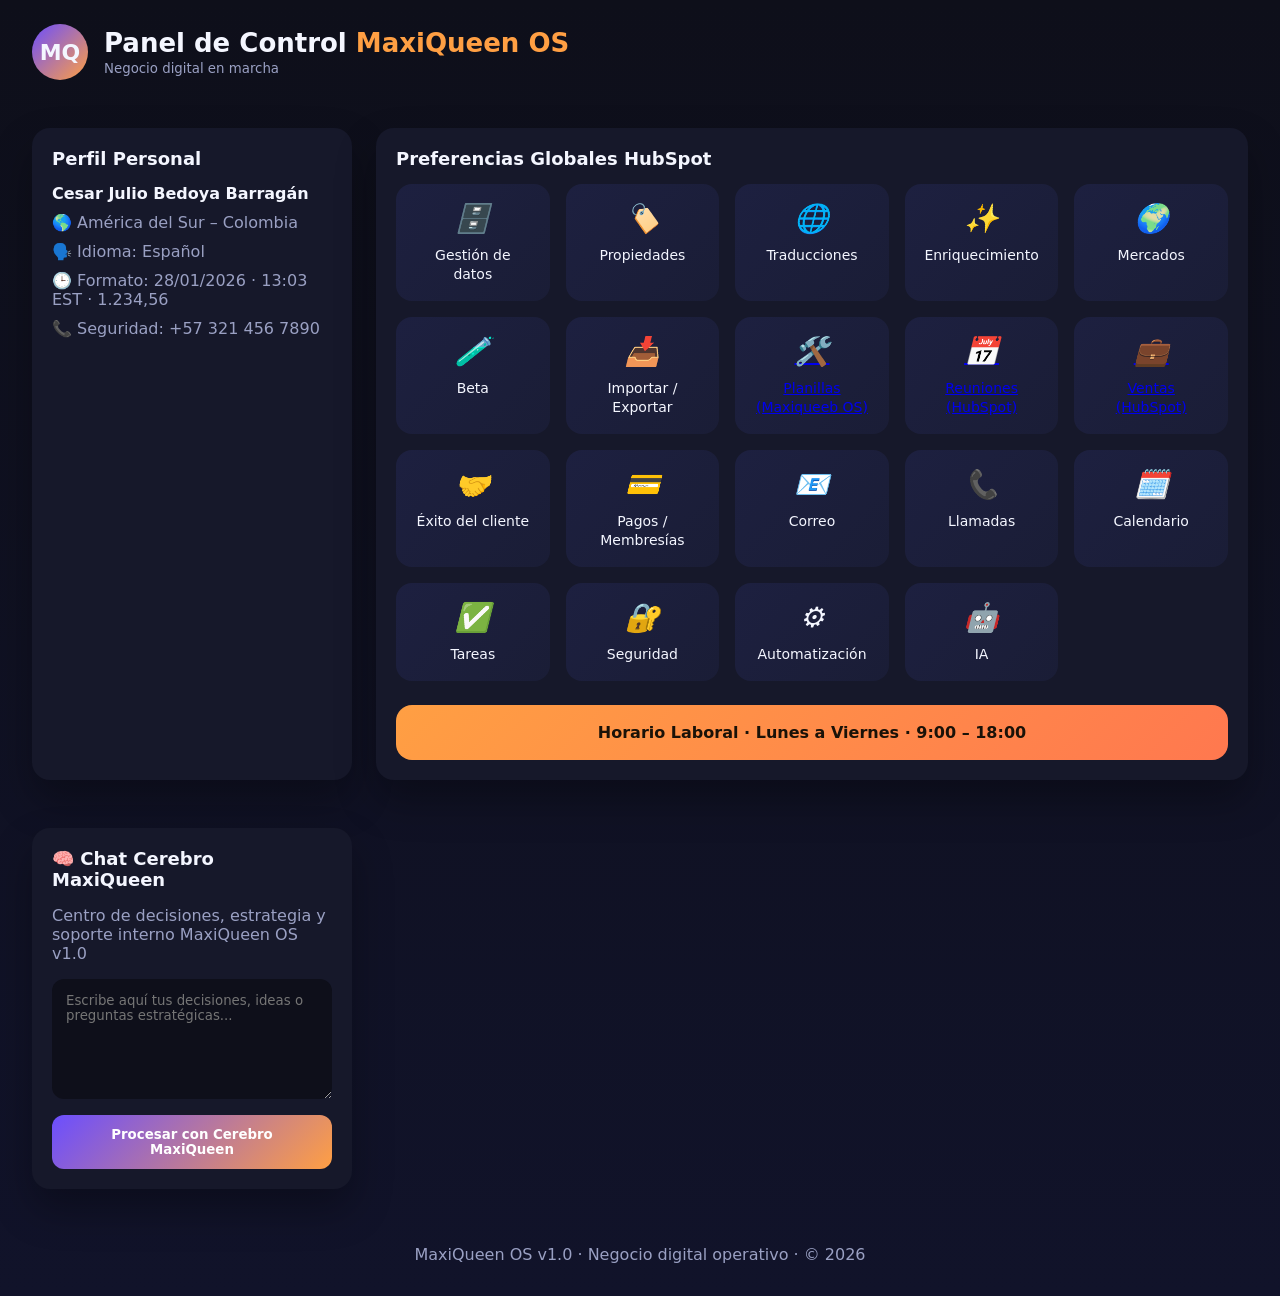
<file: panelfeb.html>
<!DOCTYPE html>
<html lang="es">
<head>
<meta charset="UTF-8" />
<meta name="viewport" content="width=device-width, initial-scale=1.0" />
<title>MaxiQueen OS – Panel de Control</title>
<style>
:root{
  --purple:#6b4eff;
  --orange:#ff9f43;
  --blue:#3aa0ff;
  --green:#2ecc71;
  --red:#ff6b6b;
  --bg:#0e0f1a;
  --card:#16182a;
  --text:#f4f6ff;
  --muted:#9aa0c3;
}
*{box-sizing:border-box;font-family:Inter,system-ui,Arial}
body{margin:0;background:linear-gradient(180deg,#0e0f1a,#11132a);color:var(--text)}
header{padding:24px 32px;display:flex;align-items:center;gap:16px}
.logo{width:56px;height:56px;border-radius:50%;background:linear-gradient(135deg,var(--purple),var(--orange));display:flex;align-items:center;justify-content:center;font-weight:900;font-size:22px}
header h1{margin:0;font-size:26px}
header span{color:var(--orange)}
.container{padding:24px 32px;display:grid;grid-template-columns:320px 1fr;gap:24px}
.card{background:var(--card);border-radius:18px;padding:20px;box-shadow:0 20px 40px rgba(0,0,0,.3)}
.card h2{margin-top:0;font-size:18px}
.profile .row{display:flex;align-items:center;gap:12px;margin:10px 0;color:var(--muted)}
.profile strong{color:var(--text)}
.grid{display:grid;grid-template-columns:repeat(auto-fill,minmax(140px,1fr));gap:16px}
.tile{background:linear-gradient(135deg,#1d2040,#1a1d36);border-radius:16px;padding:18px;text-align:center;cursor:pointer;transition:.25s}
.tile:hover{transform:translateY(-6px);box-shadow:0 18px 40px rgba(0,0,0,.4)}
.tile i{font-size:28px;display:block;margin-bottom:10px}
.tile span{font-size:14px}
.footer{margin-top:24px;padding:18px;border-radius:16px;background:linear-gradient(135deg,var(--orange),#ff784f);color:#1a1208;font-weight:700;text-align:center}
@media(max-width:900px){.container{grid-template-columns:1fr}}
</style>
</head>
<body>
<header>
  <div class="logo">MQ</div>
  <div>
    <h1>Panel de Control <span>MaxiQueen OS</span></h1>
    <small style="color:var(--muted)">Negocio digital en marcha</small>
  </div>
</header>

<section class="container">
  <div class="card profile">
    <h2>Perfil Personal</h2>
    <div class="row"><strong>Cesar Julio Bedoya Barragán</strong></div>
    <div class="row">🌎 América del Sur – Colombia</div>
    <div class="row">🗣️ Idioma: Español</div>
    <div class="row">🕒 Formato: 28/01/2026 · 13:03 EST · 1.234,56</div>
    <div class="row">📞 Seguridad: +57 321 456 7890</div>
  </div>

  <div class="card">
    <h2>Preferencias Globales HubSpot</h2>
    <div class="grid">
      <!-- HubSpot Links -->
      <div class="tile"><i>🗄️</i><span>Gestión de datos</span></div>
      <div class="tile"><i>🏷️</i><span>Propiedades</span></div>
      <div class="tile"><i>🌐</i><span>Traducciones</span></div>
      <div class="tile"><i>✨</i><span>Enriquecimiento</span></div>
      <div class="tile"><i>🌍</i><span>Mercados</span></div>
      <div class="tile"><i>🧪</i><span>Beta</span></div>
      <div class="tile"><i>📥</i><span>Importar / Exportar</span></div>
      <a class="tile" href="PLANILLA.html" target="_blank"><i>🛠️</i><span> Planillas (Maxiqueeb OS)</span></a>
      <a class="tile" href="https://app.hubspot.com/meetings" target="_blank"><i>📅</i><span>Reuniones (HubSpot)</span></a>
      <a class="tile" href="https://app.hubspot.com/sales" target="_blank"><i>💼</i><span>Ventas (HubSpot)</span></a>
      <div class="tile"><i>🤝</i><span>Éxito del cliente</span></div>
      <div class="tile" id="payments"><i>💳</i><span>Pagos / Membresías</span></div>
      <div class="tile"><i>📧</i><span>Correo</span></div>
      <div class="tile"><i>📞</i><span>Llamadas</span></div>
      <div class="tile"><i>🗓️</i><span>Calendario</span></div>
      <div class="tile"><i>✅</i><span>Tareas</span></div>
      <div class="tile"><i>🔐</i><span>Seguridad</span></div>
      <div class="tile"><i>⚙️</i><span>Automatización</span></div>
      <div class="tile"><i>🤖</i><span>IA</span></div>
    </div>

    <div class="footer">Horario Laboral · Lunes a Viernes · 9:00 – 18:00</div>
  </div>
</section>

<!-- Chat Cerebro MaxiQueen -->
<section class="container">
  <div class="card">
    <h2>🧠 Chat Cerebro MaxiQueen</h2>
    <p style="color:var(--muted)">Centro de decisiones, estrategia y soporte interno MaxiQueen OS v1.0</p>
    <textarea placeholder="Escribe aquí tus decisiones, ideas o preguntas estratégicas..." style="width:100%;height:120px;border-radius:12px;border:none;padding:14px;background:#0e0f1a;color:var(--text)"></textarea>
    <button style="margin-top:12px;padding:12px 18px;border:none;border-radius:12px;background:linear-gradient(135deg,var(--purple),var(--orange));color:white;font-weight:700">Procesar con Cerebro MaxiQueen</button>
  </div>
</section>

<!-- MaxiQueen OS Version -->
<footer style="padding:32px;text-align:center;color:var(--muted)">
  MaxiQueen OS v1.0 · Negocio digital operativo · © 2026
</footer>
</body>
</body>
</html>
</file>
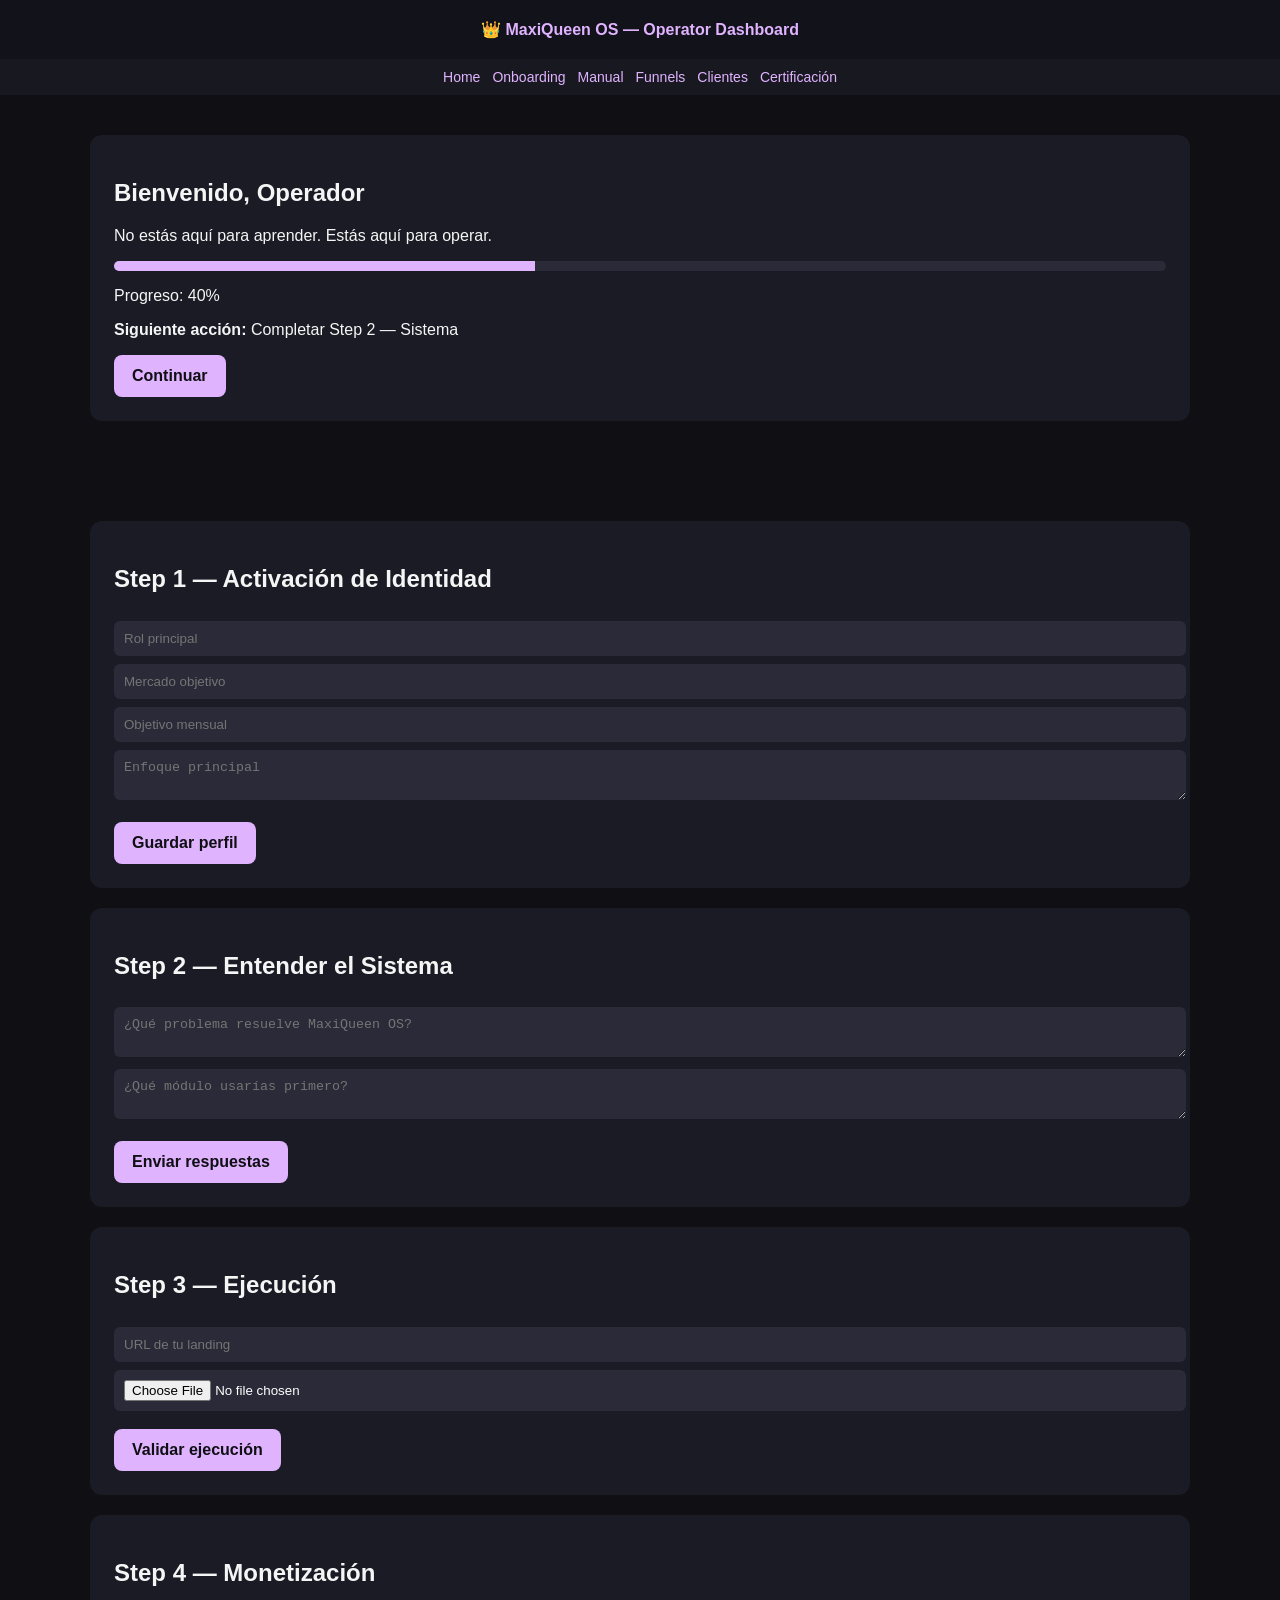
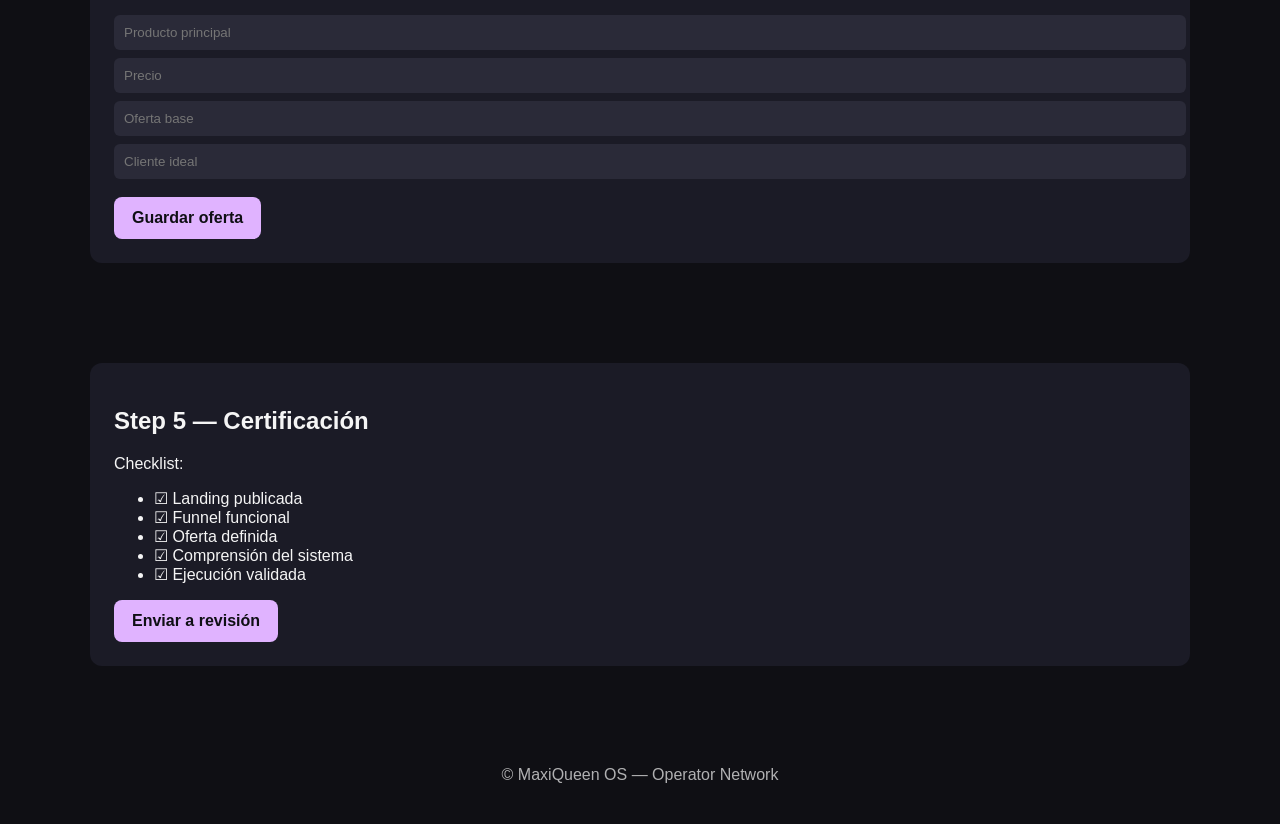
<file: PLANILLA.html>
<!DOCTYPE html>
<html lang="es">
<head>
  <meta charset="UTF-8">
  <meta name="viewport" content="width=device-width, initial-scale=1.0">
  <title>MaxiQueen OS — Operator Dashboard</title>
  <style>
    body {margin:0; font-family:Arial, sans-serif; background:#0f0f14; color:#f5f5f5;}
    header {background:#12121a; padding:20px; text-align:center; font-weight:bold; color:#e0b3ff;}
    nav {display:flex; gap:12px; background:#181820; padding:10px; justify-content:center;}
    nav a {color:#e0b3ff; text-decoration:none; font-size:14px;}
    section {max-width:1100px; margin:auto; padding:40px 20px;}
    .card {background:#1b1b26; padding:24px; border-radius:12px; margin-bottom:20px;}
    .btn {display:inline-block; background:#e0b3ff; color:#0f0f14; padding:12px 18px; border-radius:8px; text-decoration:none; font-weight:bold;}
    .progress {background:#2a2a38; border-radius:6px; overflow:hidden; height:10px;}
    .progress div {background:#e0b3ff; height:100%; width:40%;}
    input, textarea {width:100%; padding:10px; border-radius:6px; border:none; margin-top:8px; background:#2a2a38; color:#fff;}
  </style>
</head>
<body>

<header>👑 MaxiQueen OS — Operator Dashboard</header>

<nav>
  <a href="#home">Home</a>
  <a href="#onboarding">Onboarding</a>
  <a href="#manual">Manual</a>
  <a href="#funnels">Funnels</a>
  <a href="#clientes">Clientes</a>
  <a href="#certificacion">Certificación</a>
</nav>

<section id="home">
  <div class="card">
    <h2>Bienvenido, Operador</h2>
    <p>No estás aquí para aprender. Estás aquí para operar.</p>
    <div class="progress"><div></div></div>
    <p>Progreso: 40%</p>
    <p><strong>Siguiente acción:</strong> Completar Step 2 — Sistema</p>
    <a class="btn" href="#onboarding">Continuar</a>
  </div>
</section>

<section id="onboarding">
  <div class="card">
    <h2>Step 1 — Activación de Identidad</h2>
    <input placeholder="Rol principal">
    <input placeholder="Mercado objetivo">
    <input placeholder="Objetivo mensual">
    <textarea placeholder="Enfoque principal"></textarea>
    <br><br>
    <a class="btn" href="#">Guardar perfil</a>
  </div>

  <div class="card">
    <h2>Step 2 — Entender el Sistema</h2>
    <textarea placeholder="¿Qué problema resuelve MaxiQueen OS?"></textarea>
    <textarea placeholder="¿Qué módulo usarías primero?"></textarea>
    <br><br>
    <a class="btn" href="#">Enviar respuestas</a>
  </div>

  <div class="card">
    <h2>Step 3 — Ejecución</h2>
    <input placeholder="URL de tu landing">
    <input type="file">
    <br><br>
    <a class="btn" href="#">Validar ejecución</a>
  </div>

  <div class="card">
    <h2>Step 4 — Monetización</h2>
    <input placeholder="Producto principal">
    <input placeholder="Precio">
    <input placeholder="Oferta base">
    <input placeholder="Cliente ideal">
    <br><br>
    <a class="btn" href="#">Guardar oferta</a>
  </div>
</section>

<section id="certificacion">
  <div class="card">
    <h2>Step 5 — Certificación</h2>
    <p>Checklist:</p>
    <ul>
      <li>☑ Landing publicada</li>
      <li>☑ Funnel funcional</li>
      <li>☑ Oferta definida</li>
      <li>☑ Comprensión del sistema</li>
      <li>☑ Ejecución validada</li>
    </ul>
    <a class="btn" href="#">Enviar a revisión</a>
  </div>
</section>

<footer style="text-align:center; padding:40px; opacity:0.7;">
  © MaxiQueen OS — Operator Network
</footer>

</body>
</html>
</file>
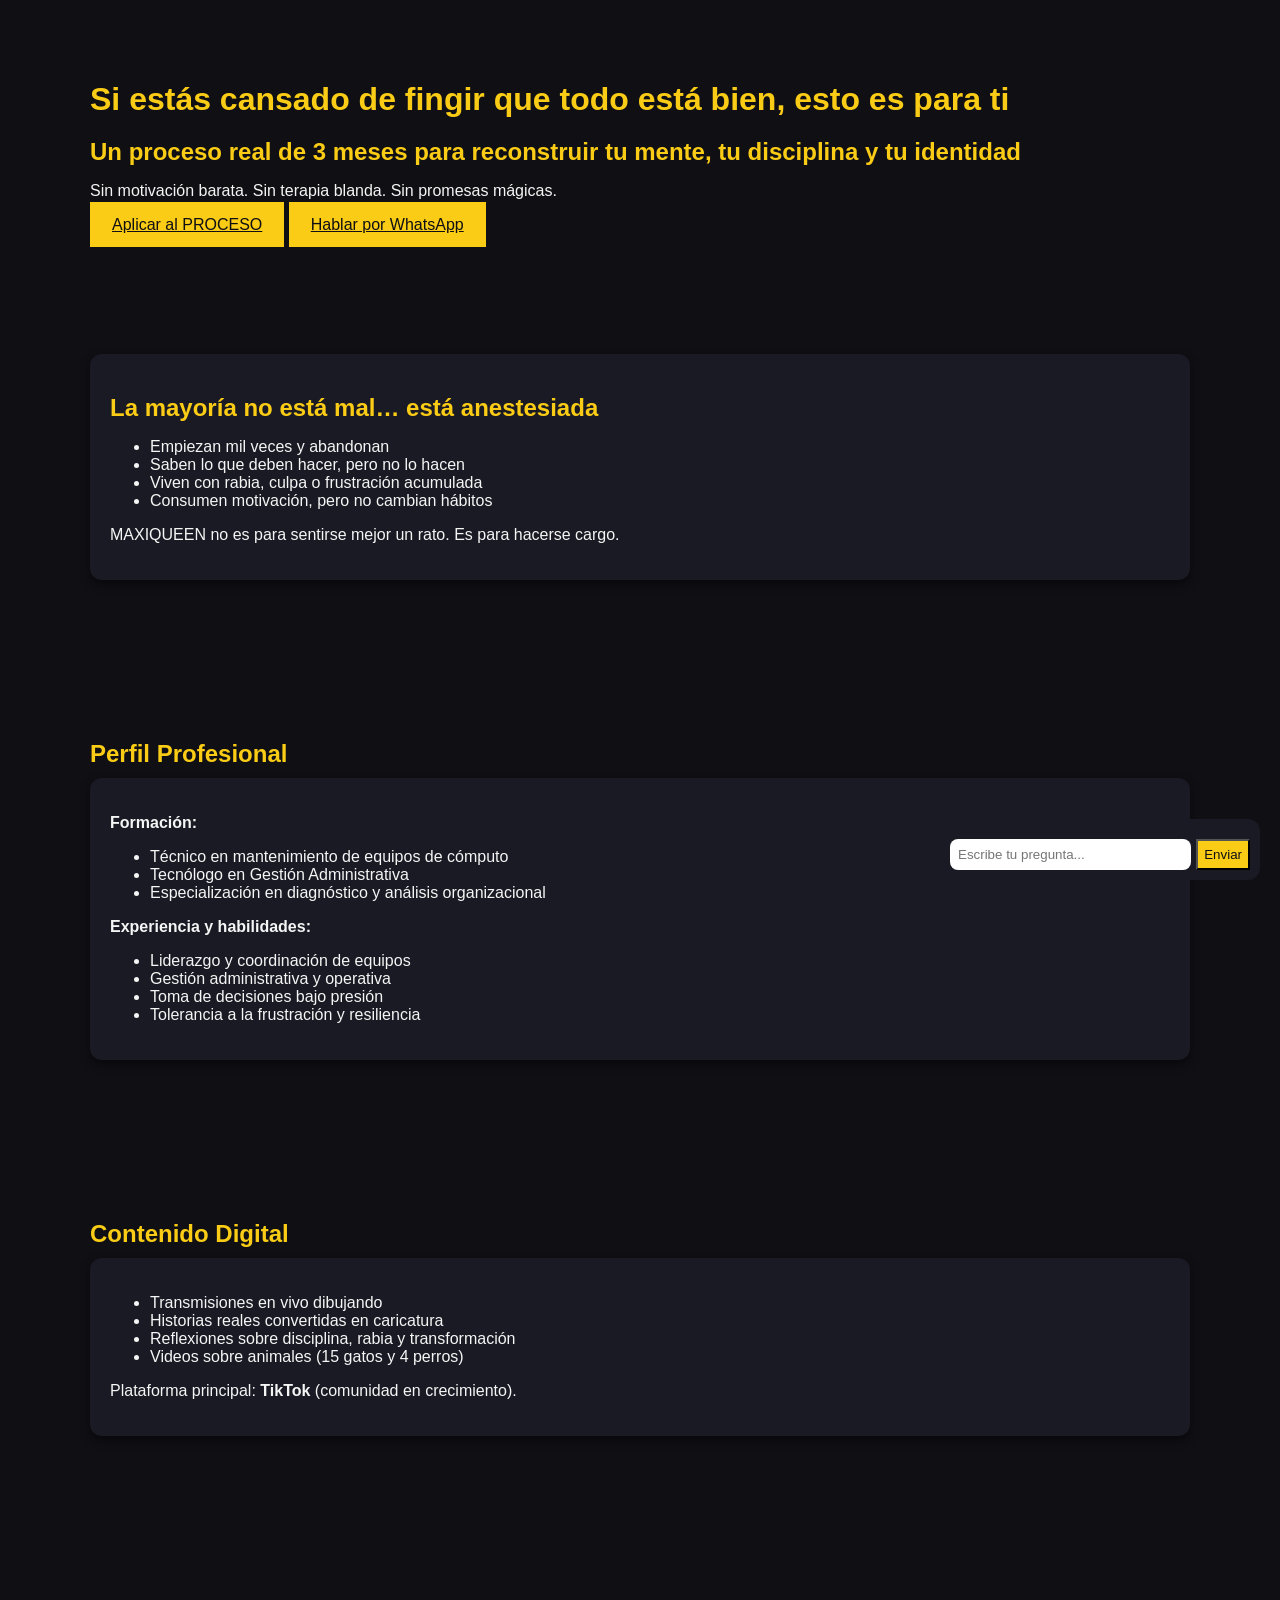
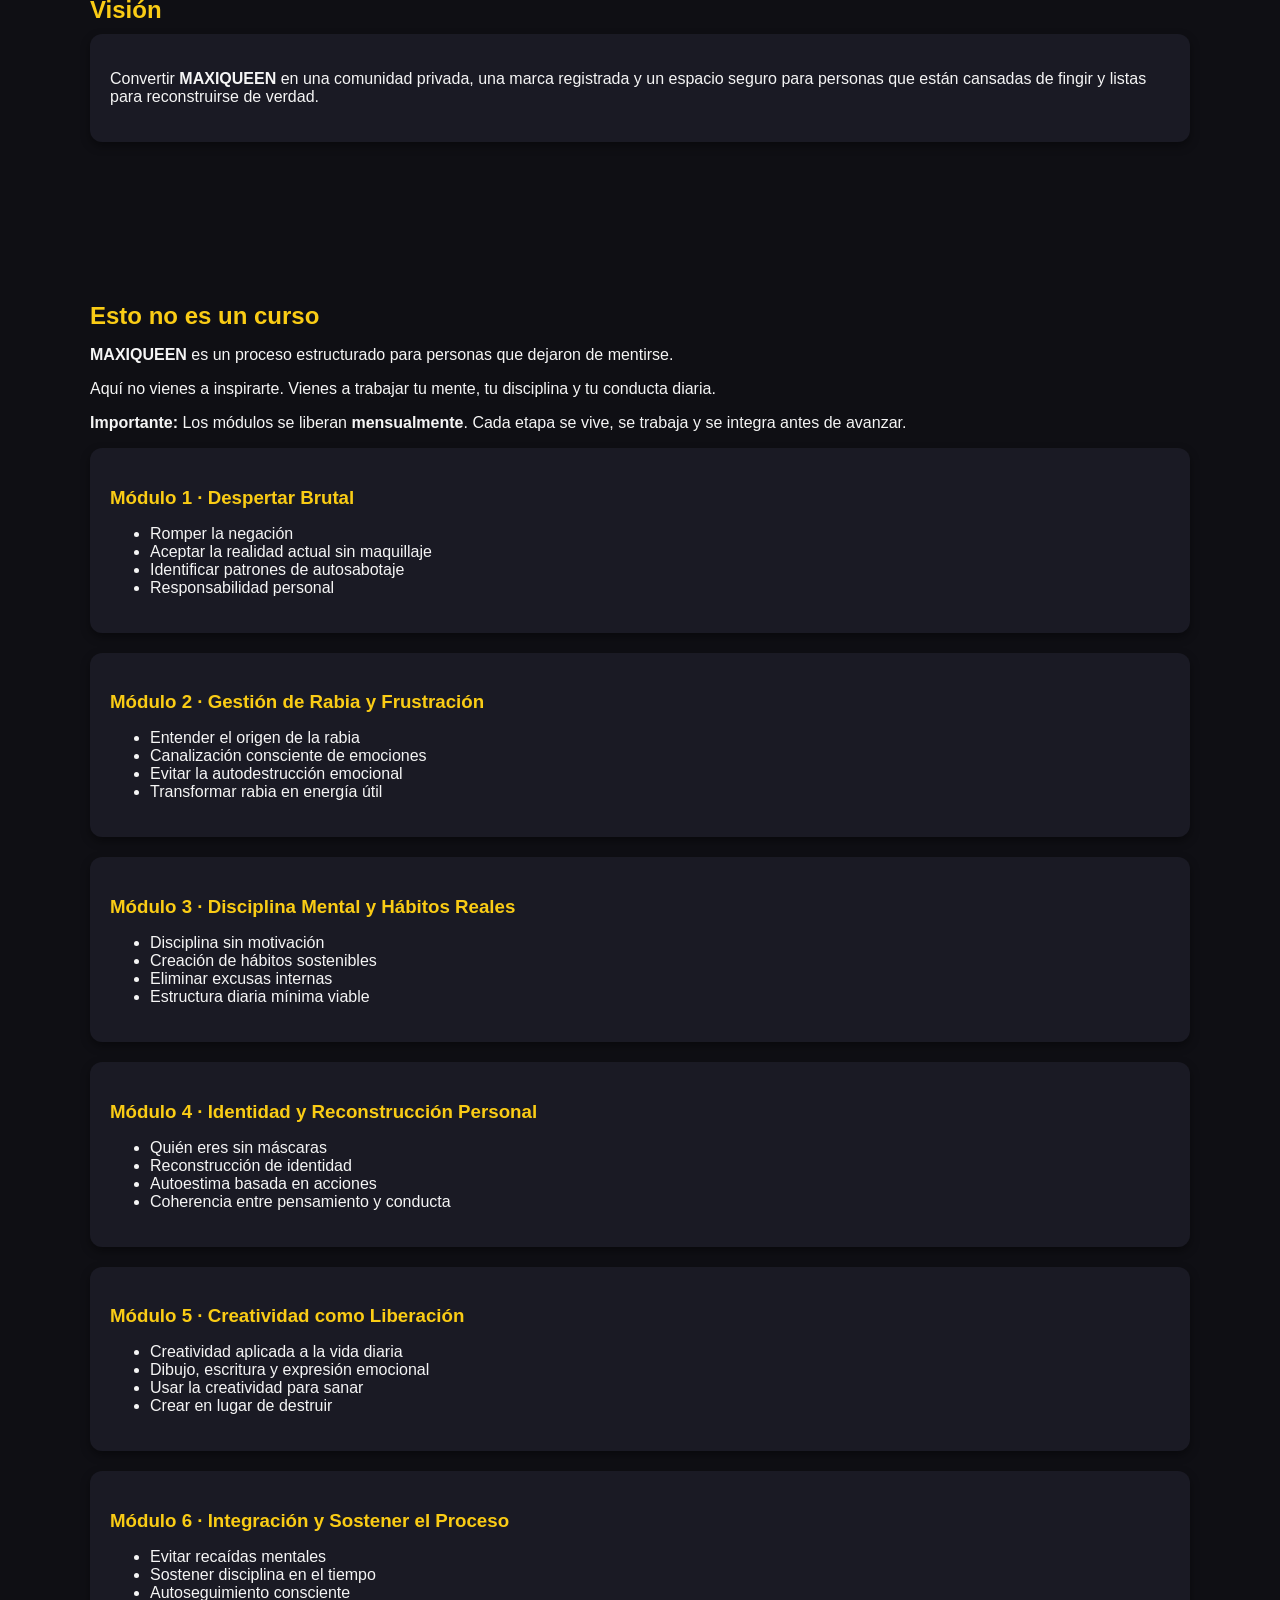
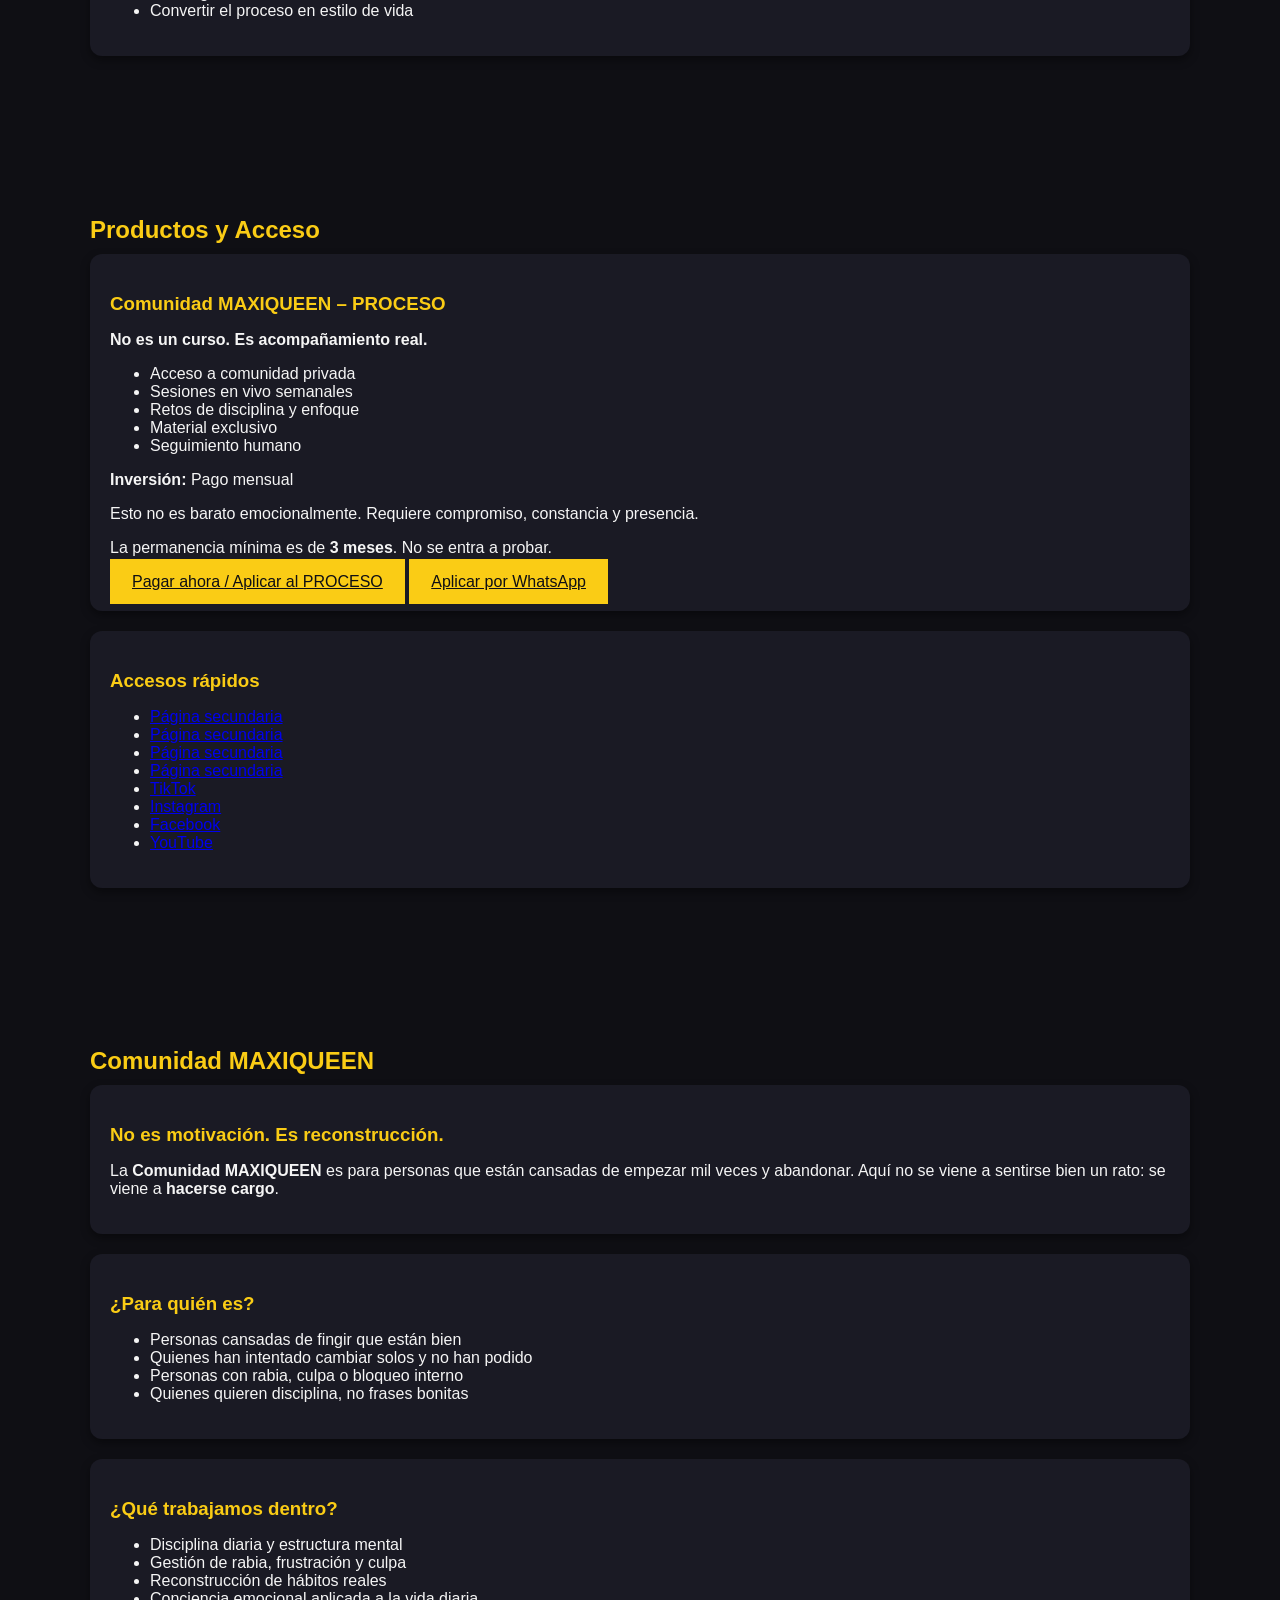
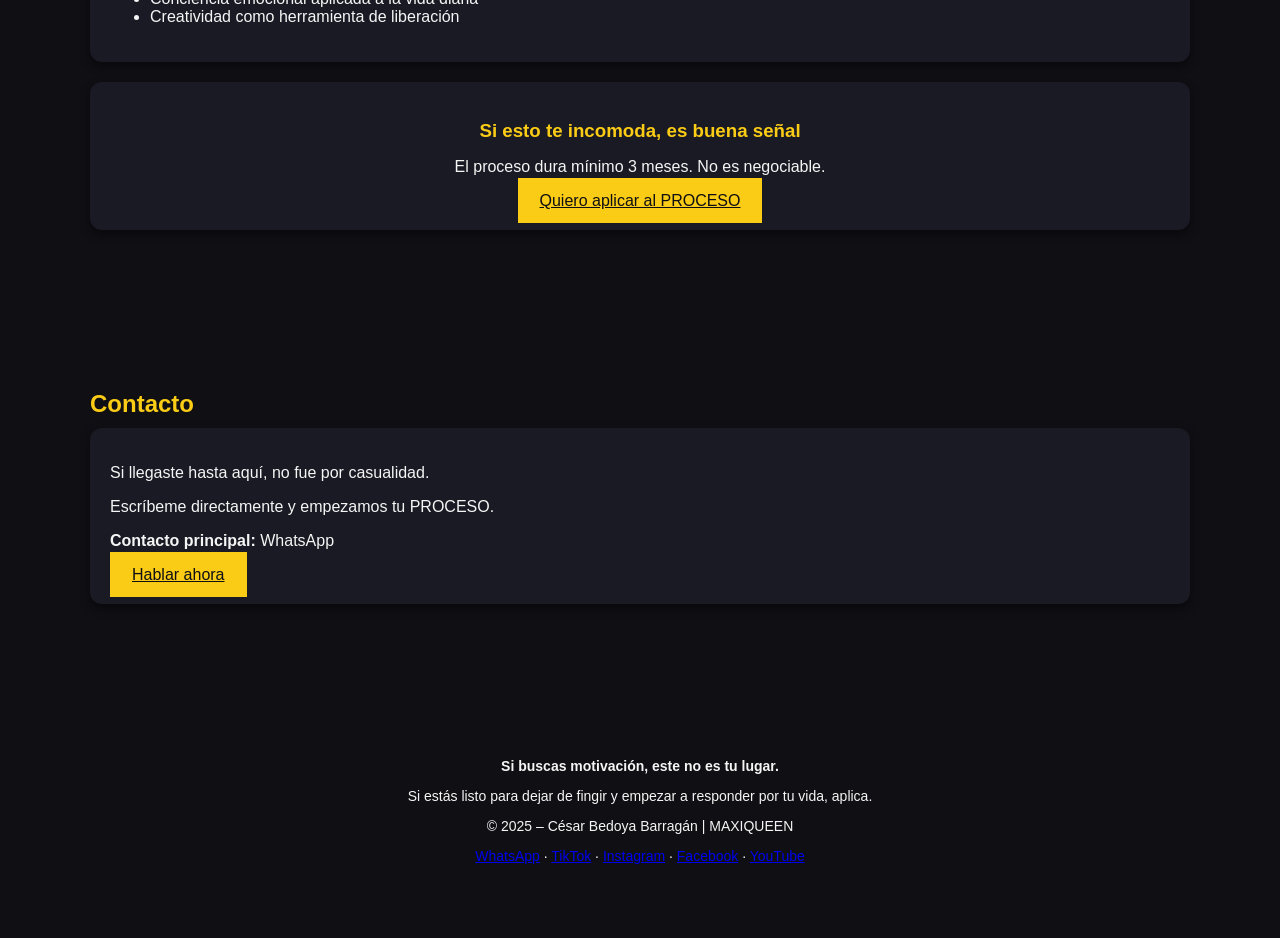
<file: pri_pru_dor_inicial.html>
<!DOCTYPE html>
<html lang="es">
<head>
<meta charset="UTF-8">
<meta name="viewport" content="width=device-width, initial-scale=1.0">
<title>MaxiQueen OS – César Julio Bedoya</title>
<meta name="description" content="Página oficial de César Julio Bedoya Barragán. Proyecto MAXIQUEEN: crecimiento personal, mentalidad y creatividad.">
<style>
  body {font-family: Arial, sans-serif; margin:0; background:#0f0f14; color:#f5f5f5; scroll-behavior:smooth;}
  header, section, footer {padding:60px 20px; max-width:1100px; margin:auto;}
  h1,h2,h3 {color:#facc15; margin-bottom:10px;}
.btn {background:#facc15; color:#0f0f14; padding:14px 22px;}
.btn:hover {background:#f59e0b;}
  .card {background:#1a1a24; padding:20px; border-radius:12px; margin-bottom:20px; box-shadow:0 4px 10px rgba(0,0,0,0.4);}
  .grid {display:grid; gap:20px; grid-template-columns:repeat(auto-fit,minmax(250px,1fr));}
  footer {text-align:center; font-size:14px; opacity:0.8;}
  /* Animaciones */
  .fade-in {opacity:0; transform:translateY(20px); animation:fadeIn 1s forwards;}
  @keyframes fadeIn {to{opacity:1; transform:translateY(0);}}
  /* Chat */
  .chat-box {position:fixed; bottom:20px; right:20px; background:#1a1a24; border-radius:12px; padding:10px; width:300px; max-height:400px; display:flex; flex-direction:column; z-index:1000;}
  .chat-log {flex:1; overflow-y:auto; margin-bottom:10px;}
  .chat-log div {margin-bottom:5px;}
  .chat-input {display:flex;}
  .chat-input input {flex:1; padding:8px; border-radius:8px; border:none; margin-right:5px;}
 .chat-input button {background:#facc15; color:#0f0f14;}
.chat-input button:hover {background:#f59e0b;}
  @media(max-width:600px){
  h1{font-size:28px;}
  h2{font-size:18px;}
  .btn{width:100%; text-align:center;}
}

</style>
</head>
<body>

<header class="fade-in">
 <h1>Si estás cansado de fingir que todo está bien, esto es para ti</h1>
<h2>Un proceso real de 3 meses para reconstruir tu mente, tu disciplina y tu identidad</h2>
<p>Sin motivación barata. Sin terapia blanda. Sin promesas mágicas.</p>

<a class="btn" href="#ventas-comunidad">Aplicar al PROCESO</a>
<a class="btn secundario" href="https://wa.me/573016625921?text=Hola%20MAXIQUEEN.%20Quiero%20aplicar%20al%20PROCESO.">Hablar por WhatsApp</a>

</header>

<section class="fade-in">
  <div class="card">
    <h2>La mayoría no está mal… está anestesiada</h2>
    <ul>
      <li>Empiezan mil veces y abandonan</li>
      <li>Saben lo que deben hacer, pero no lo hacen</li>
      <li>Viven con rabia, culpa o frustración acumulada</li>
      <li>Consumen motivación, pero no cambian hábitos</li>
    </ul>
    <p>MAXIQUEEN no es para sentirse mejor un rato. Es para hacerse cargo.</p>
  </div>
</section>

<section id="perfil" class="fade-in">
  <h2>Perfil Profesional</h2>
  <div class="card">
    <p><strong>Formación:</strong></p>
    <ul>
      <li>Técnico en mantenimiento de equipos de cómputo</li>
      <li>Tecnólogo en Gestión Administrativa</li>
      <li>Especialización en diagnóstico y análisis organizacional</li>
    </ul>
    <p><strong>Experiencia y habilidades:</strong></p>
    <ul>
      <li>Liderazgo y coordinación de equipos</li>
      <li>Gestión administrativa y operativa</li>
      <li>Toma de decisiones bajo presión</li>
      <li>Tolerancia a la frustración y resiliencia</li>
    </ul>
  </div>
</section>

<section id="contenido" class="fade-in">
  <h2>Contenido Digital</h2>
  <div class="card">
    <ul>
      <li>Transmisiones en vivo dibujando</li>
      <li>Historias reales convertidas en caricatura</li>
      <li>Reflexiones sobre disciplina, rabia y transformación</li>
      <li>Videos sobre animales (15 gatos y 4 perros)</li>
    </ul>
    <p>Plataforma principal: <strong>TikTok</strong> (comunidad en crecimiento).</p>
  </div>
</section>

<section id="vision" class="fade-in">
  <h2>Visión</h2>
  <div class="card">
    <p>Convertir <strong>MAXIQUEEN</strong> en una comunidad privada, una marca registrada y un espacio seguro para personas que están cansadas de fingir y listas para reconstruirse de verdad.</p>
  </div>
</section>

<section id="programa" class="fade-in">
  <h2>Esto no es un curso</h2>
<p><strong>MAXIQUEEN</strong> es un proceso estructurado para personas que dejaron de mentirse.</p>
<p>Aquí no vienes a inspirarte. Vienes a trabajar tu mente, tu disciplina y tu conducta diaria.</p>

    <p><strong>Importante:</strong> Los módulos se liberan <strong>mensualmente</strong>. Cada etapa se vive, se trabaja y se integra antes de avanzar.</p>
  </div>

  <div class="card"><h3>Módulo 1 · Despertar Brutal</h3>
    <ul>
      <li>Romper la negación</li>
      <li>Aceptar la realidad actual sin maquillaje</li>
      <li>Identificar patrones de autosabotaje</li>
      <li>Responsabilidad personal</li>
    </ul>
  </div>

  <div class="card"><h3>Módulo 2 · Gestión de Rabia y Frustración</h3>
    <ul>
      <li>Entender el origen de la rabia</li>
      <li>Canalización consciente de emociones</li>
      <li>Evitar la autodestrucción emocional</li>
      <li>Transformar rabia en energía útil</li>
    </ul>
  </div>

  <div class="card"><h3>Módulo 3 · Disciplina Mental y Hábitos Reales</h3>
    <ul>
      <li>Disciplina sin motivación</li>
      <li>Creación de hábitos sostenibles</li>
      <li>Eliminar excusas internas</li>
      <li>Estructura diaria mínima viable</li>
    </ul>
  </div>

  <div class="card"><h3>Módulo 4 · Identidad y Reconstrucción Personal</h3>
    <ul>
      <li>Quién eres sin máscaras</li>
      <li>Reconstrucción de identidad</li>
      <li>Autoestima basada en acciones</li>
      <li>Coherencia entre pensamiento y conducta</li>
    </ul>
  </div>

  <div class="card"><h3>Módulo 5 · Creatividad como Liberación</h3>
    <ul>
      <li>Creatividad aplicada a la vida diaria</li>
      <li>Dibujo, escritura y expresión emocional</li>
      <li>Usar la creatividad para sanar</li>
      <li>Crear en lugar de destruir</li>
    </ul>
  </div>

  <div class="card"><h3>Módulo 6 · Integración y Sostener el Proceso</h3>
    <ul>
      <li>Evitar recaídas mentales</li>
      <li>Sostener disciplina en el tiempo</li>
      <li>Autoseguimiento consciente</li>
      <li>Convertir el proceso en estilo de vida</li>
    </ul>
  </div>
</section>

<section id="productos" class="fade-in">
  <h2>Productos y Acceso</h2>

  <div class="card">
    <h3>Comunidad MAXIQUEEN – PROCESO</h3>
    <p><strong>No es un curso. Es acompañamiento real.</strong></p>
    <ul>
      <li>Acceso a comunidad privada</li>
      <li>Sesiones en vivo semanales</li>
      <li>Retos de disciplina y enfoque</li>
      <li>Material exclusivo</li>
      <li>Seguimiento humano</li>
    </ul>
<p><strong>Inversión:</strong> Pago mensual</p>
<p>Esto no es barato emocionalmente. Requiere compromiso, constancia y presencia.</p>
<p>La permanencia mínima es de <strong>3 meses</strong>. No se entra a probar.</p>
    <a class="btn" href="https://pay.hotmart.com/P103285828N?bid=1766543846189">Pagar ahora / Aplicar al PROCESO</a>
    <a class="btn" href="https://wa.me/573016625921?text=Hola%20MAXIQUEEN.%20Vengo%20desde%20la%20p%C3%A1gina%20y%20quiero%20aplicar%20al%20PROCESO.">Aplicar por WhatsApp</a>
  </div>

  <div class="card">
    <h3>Accesos rápidos</h3>
    <ul>
      <li><a href="https://app-vlc.hotmart.com/affiliate-recruiting/view/6489M103285849" target="_blank">Página secundaria</a></li>
      <li><a href="https://go.hotmart.com/P103285828N?dp=1" target="_blank">Página secundaria</a></li>
      <li><a href="https://pay.hotmart.com/P103285828N" target="_blank">Página secundaria</a></li>
      <li><a href="https://app.hotmart.com/membership/cesar-f9370874/community/management/15254181" target="_blank">Página secundaria</a></li>
      <li><a href="https://www.tiktok.com/@cesarbedoya9" target="_blank">TikTok</a></li>
      <li><a href="https://www.instagram.com/maxiqueen_store?igsh=MXV5eWM3azR1cWpkbA%3D%3D" target="_blank">Instagram</a></li>
      <li><a href="https://www.facebook.com/share/1DVm7tXTEm/" target="_blank">Facebook</a></li>
      <li><a href="https://www.youtube.com/@cesarbedoya2288" target="_blank">YouTube</a></li>
    </ul>
  </div>
</section>

<section id="ventas-comunidad" class="fade-in">
  <h2>Comunidad MAXIQUEEN</h2>

  <div class="card">
    <h3>No es motivación. Es reconstrucción.</h3>
    <p>La <strong>Comunidad MAXIQUEEN</strong> es para personas que están cansadas de empezar mil veces y abandonar. Aquí no se viene a sentirse bien un rato: se viene a <strong>hacerse cargo</strong>.</p>
  </div>

  <div class="card">
    <h3>¿Para quién es?</h3>
    <ul>
      <li>Personas cansadas de fingir que están bien</li>
      <li>Quienes han intentado cambiar solos y no han podido</li>
      <li>Personas con rabia, culpa o bloqueo interno</li>
      <li>Quienes quieren disciplina, no frases bonitas</li>
    </ul>
  </div>

  <div class="card">
    <h3>¿Qué trabajamos dentro?</h3>
    <ul>
      <li>Disciplina diaria y estructura mental</li>
      <li>Gestión de rabia, frustración y culpa</li>
      <li>Reconstrucción de hábitos reales</li>
      <li>Conciencia emocional aplicada a la vida diaria</li>
      <li>Creatividad como herramienta de liberación</li>
    </ul>
  </div>

  <div class="card" style="text-align:center;">
  <h3>Si esto te incomoda, es buena señal</h3>
  <p>El proceso dura mínimo 3 meses. No es negociable.</p>
  <a class="btn" href="#ventas-comunidad">Quiero aplicar al PROCESO</a>
</div>

</section>

<section id="contacto" class="fade-in">
  <h2>Contacto</h2>
  <div class="card">
    <p>Si llegaste hasta aquí, no fue por casualidad.</p>
    <p>Escríbeme directamente y empezamos tu PROCESO.</p>
    <p><strong>Contacto principal:</strong> WhatsApp</p>
    <a class="btn" href="https://wa.me/573016625921?text=Hola%20MAXIQUEEN.%20Vengo%20desde%20la%20p%C3%A1gina%20y%20quiero%20aplicar%20al%20PROCESO.">Hablar ahora</a>
  </div>
</section>

<footer class="fade-in">
<p><strong>Si buscas motivación, este no es tu lugar.</strong></p>
<p>Si estás listo para dejar de fingir y empezar a responder por tu vida, aplica.</p>
  <p>© 2025 – César Bedoya Barragán | MAXIQUEEN</p>
  <p>
    <a href="https://wa.me/573016625921?text=Hola%20MAXIQUEEN.%20Quiero%20informaci%C3%B3n%20sobre%20la%20comunidad.">WhatsApp</a> ·
    <a href="https://www.tiktok.com/@cesarbedoya9">TikTok</a> ·
    <a href="https://www.instagram.com/maxiqueen_store?igsh=MXV5eWM3azR1cWpkbA==">Instagram</a> ·
    <a href="https://www.facebook.com/share/1DVm7tXTEm/">Facebook</a> ·
    <a href="https://www.youtube.com/@cesarbedoya2288">YouTube</a>
  </p>
</footer>

<div class="chat-box" id="chatBox">
  <div class="chat-log" id="chatLog"></div>
  <div class="chat-input">
    <input type="text" id="userInput" placeholder="Escribe tu pregunta...">
    <button onclick="sendMessage()">Enviar</button>
  </div>
</div>

<script>
  const chatLog = document.getElementById('chatLog');
  const triggers = {
    precio: 'MaxiQueen OS: Los planes disponibles son Starter $49, Pro $99 y OS Completo $199 por mes.',
    contacto: 'MaxiQueen OS: Puedes contactarnos vía WhatsApp, Instagram, Facebook o YouTube, todos los links están en la sección de contacto y comunidad.',
    onboarding: 'MaxiQueen OS: Vamos a organizar esto primero. Quieres que te guíe para activar tu sistema paso a paso?',
    comunidad: 'MaxiQueen OS: La Comunidad MAXIQUEEN es un espacio seguro, con sesiones en vivo y seguimiento humano. ¿Quieres saber cómo aplicar?'
  };
  const phrases = [
    'MaxiQueen OS: Esto funciona mejor paso a paso.',
    'MaxiQueen OS: Recuerda: el sistema piensa contigo, no por ti.',
    'MaxiQueen OS: Orden antes de automatizar.',
    'MaxiQueen OS: No improvisamos, operamos.'
  ];

  function sendMessage() {
    const input = document.getElementById('userInput');
    if(input.value.trim()==='') return;
    const userText = input.value;
    const userMsg = document.createElement('div'); userMsg.textContent = 'Tú: ' + userText; chatLog.appendChild(userMsg);
    input.value = '';

    let response = phrases[Math.floor(Math.random()*phrases.length)];
    const text = userText.toLowerCase();

    if(text.includes('precio') || text.includes('planes')) response = triggers.precio;
    else if(text.includes('contacto') || text.includes('whatsapp') || text.includes('instagram')) response = triggers.contacto;
    else if(text.includes('onboarding') || text.includes('activar sistema') || text.includes('ayuda')) response = triggers.onboarding;
    else if(text.includes('comunidad')) response = triggers.comunidad;
    else if(text.includes('humano') || text.includes('asistencia')) response = 'MaxiQueen OS: He escalado tu consulta a un humano. Pronto recibirás ayuda personalizada.';

    const botMsg = document.createElement('div'); botMsg.textContent = response;
    chatLog.appendChild(botMsg);
    chatLog.scrollTop = chatLog.scrollHeight;
  }
</script>

</body>
</html>
</file>
